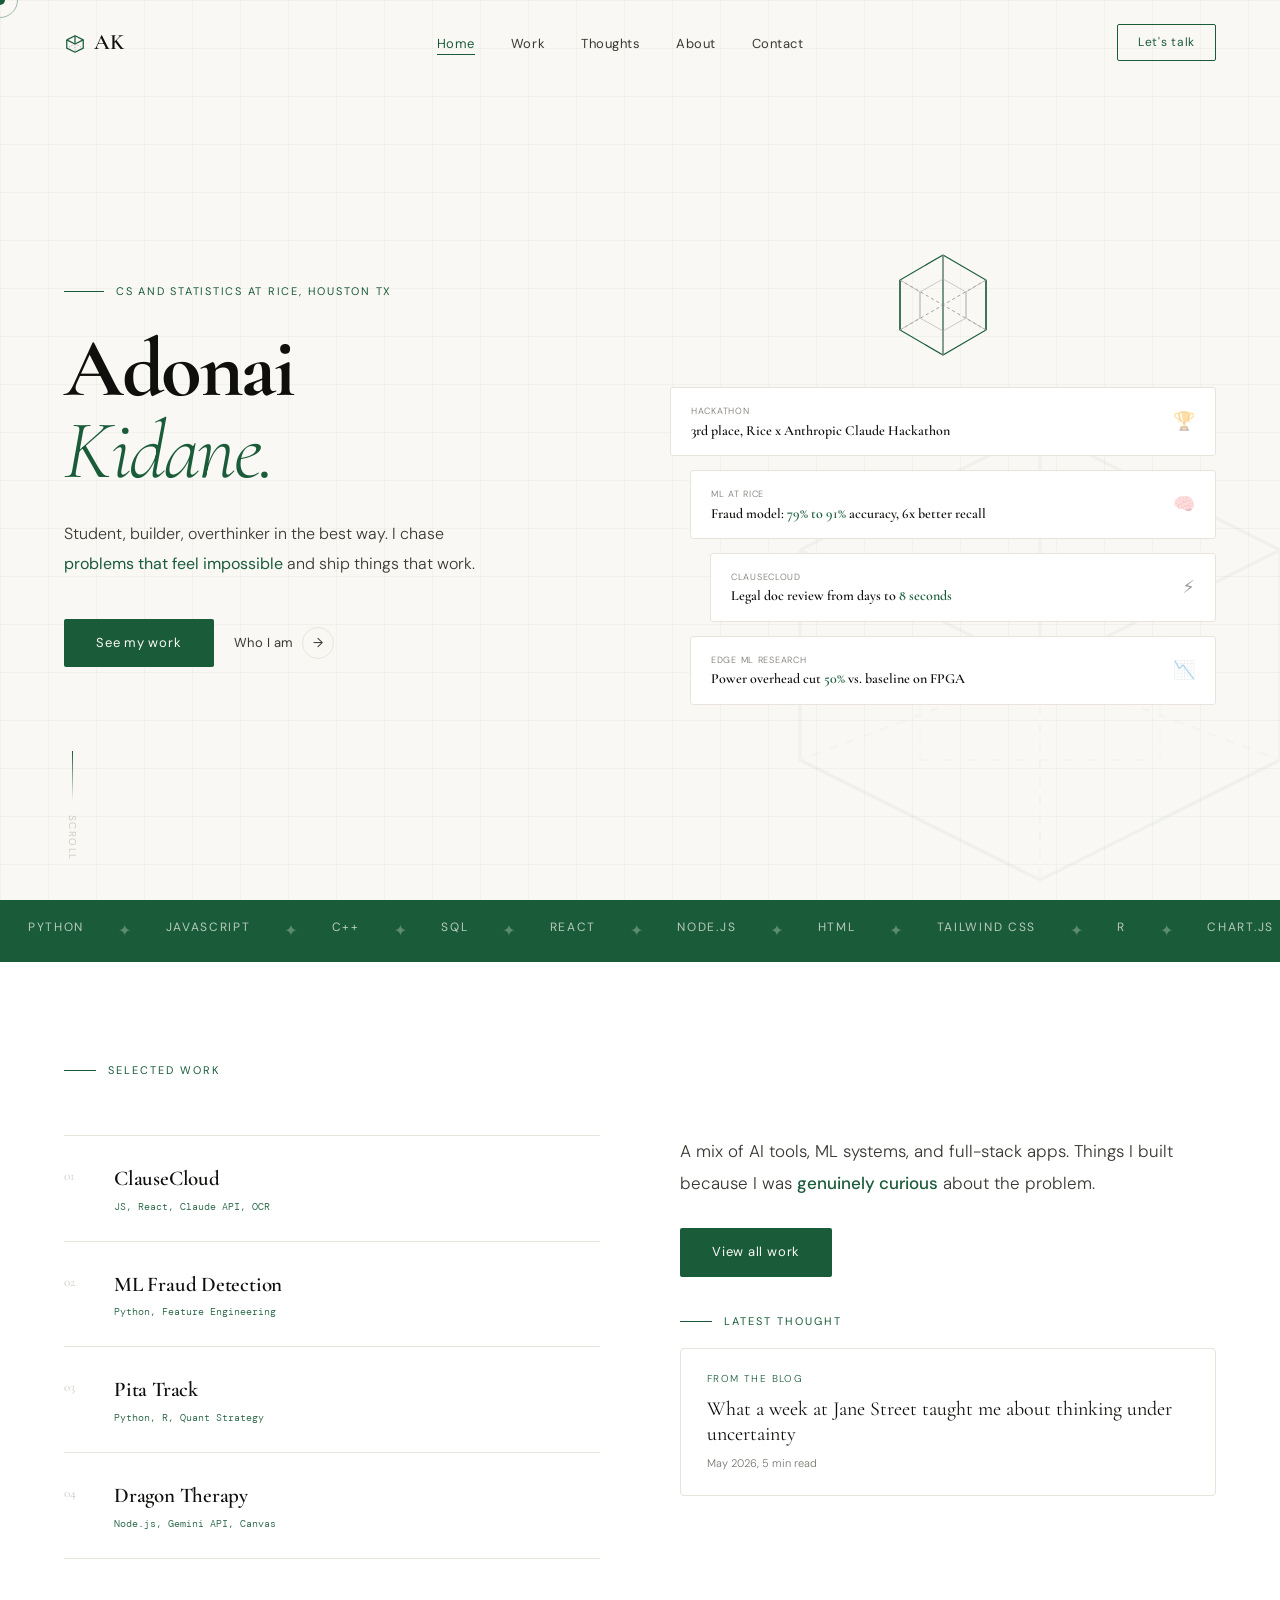
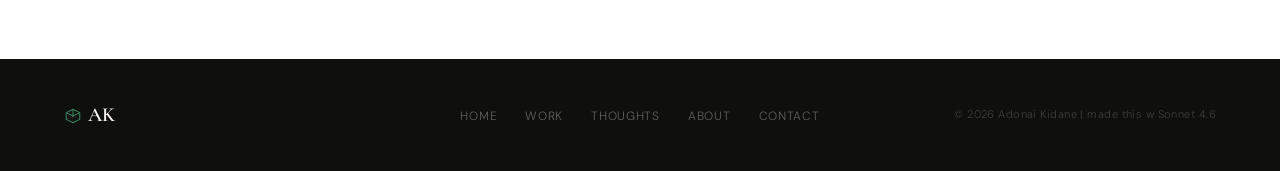
<file: index.html>
<!DOCTYPE html>
<html lang="en">
<head>
<meta charset="UTF-8">
<meta name="viewport" content="width=device-width, initial-scale=1.0">
<title>Adonai Kidane</title>
<link rel="icon" type="image/svg+xml" href="images/favicon.svg">
<link rel="stylesheet" href="css/style.css">
<style>
  #hero {
    min-height: 100vh;
    display: grid; grid-template-columns: 1fr 1fr;
    align-items: center;
    padding: 130px var(--pad) 80px; gap: 60px;
    position: relative; overflow: hidden;
  }
  @media (max-width: 768px) {
    #hero { grid-template-columns: 1fr; padding: 110px var(--pad) 60px; }
    .hero-right { display: none; }
  }

  /* Subtle background cube grid texture */
  #hero::before {
    content: '';
    position: absolute; inset: 0;
    background-image:
      linear-gradient(rgba(26,92,58,.04) 1px, transparent 1px),
      linear-gradient(90deg, rgba(26,92,58,.04) 1px, transparent 1px);
    background-size: 48px 48px;
    pointer-events: none; z-index: 0;
  }

  .hero-bg-cube {
    position: absolute; bottom: -40px; right: -60px;
    opacity: .04; pointer-events: none; z-index: 0;
    animation: floatCube 10s ease-in-out infinite;
  }
  @keyframes floatCube {
    0%,100% { transform: translateY(0) rotate(0deg); }
    50% { transform: translateY(-24px) rotate(3deg); }
  }

  .hero-left { position: relative; z-index: 1; }
  .hero-eyebrow {
    display: flex; align-items: center; gap: 12px;
    font-size: 11px; letter-spacing: .16em; text-transform: uppercase;
    color: var(--green); font-weight: 400; margin-bottom: 28px;
    opacity: 0; animation: fadeUp .8s ease .2s forwards;
  }
  .hero-eyebrow-line { width: 40px; height: 1px; background: var(--green); }
  .hero-h1 {
    font-family: var(--serif);
    font-size: clamp(58px, 6.5vw, 92px);
    font-weight: 300; line-height: .98; letter-spacing: -.03em; color: var(--ink);
    margin-bottom: 28px;
    opacity: 0; animation: fadeUp .9s ease .35s forwards;
  }
  .hero-h1 em { font-style: italic; color: var(--green); display: block; }
  .hero-h1 strong { font-weight: 700; display: block; }
  .hero-desc {
    font-size: 16px; font-weight: 300; color: var(--ink-soft);
    line-height: 1.85; max-width: 420px; margin-bottom: 40px;
    opacity: 0; animation: fadeUp .9s ease .5s forwards;
  }
  .hero-desc mark { background: none; color: var(--green); font-weight: 400; }
  .hero-actions {
    display: flex; gap: 20px; align-items: center; flex-wrap: wrap;
    opacity: 0; animation: fadeUp .9s ease .65s forwards;
  }

  /* RIGHT SIDE: animated cube + stat cards */
  .hero-right {
    position: relative; z-index: 1;
    display: flex; flex-direction: column; gap: 14px;
    opacity: 0; animation: fadeLeft .9s ease .55s forwards;
  }

  /* Animated wireframe cube */
  .cube-container {
    display: flex; justify-content: center; margin-bottom: 8px;
  }
  .cube-svg { overflow: visible; }
  .cube-svg .outer { stroke: var(--green); stroke-width: 1.2; fill: none; }
  .cube-svg .inner { stroke: #888; stroke-width: .8; fill: none; stroke-dasharray: 3 3; }
  .cube-svg .connector { stroke: #aaa; stroke-width: .6; fill: none; }
  .cube-rotate { animation: spinCube 18s linear infinite; transform-origin: 50% 50%; }
  @keyframes spinCube {
    from { transform: rotateY(0deg); }
    to { transform: rotateY(360deg); }
  }

  .stat-card {
    background: white; border: 1px solid var(--rule); border-radius: 3px;
    padding: 16px 20px; display: flex; justify-content: space-between; align-items: center;
    transition: border-color .3s, transform .25s;
    position: relative; overflow: hidden;
  }
  .stat-card::before {
    content: ''; position: absolute; left: 0; top: 0; bottom: 0;
    width: 3px; background: var(--green);
    transform: scaleY(0); transform-origin: bottom;
    transition: transform .3s ease;
  }
  .stat-card:hover::before { transform: scaleY(1); }
  .stat-card:hover { border-color: var(--green); transform: translateX(6px); }
  .stat-card:nth-child(3) { margin-left: 20px; }
  .stat-card:nth-child(4) { margin-left: 40px; }
  .stat-card:nth-child(5) { margin-left: 20px; }
  .stat-label-top { font-size: 9px; color: var(--ink-muted); letter-spacing: .08em; text-transform: uppercase; margin-bottom: 3px; }
  .stat-statement { font-family: var(--serif); font-size: 14px; font-weight: 600; color: var(--ink); line-height: 1.25; }
  .stat-statement em { font-style: normal; color: var(--green); }
  .stat-icon { font-size: 18px; opacity: .4; flex-shrink: 0; margin-left: 10px; }

  .hero-scroll {
    position: absolute; bottom: 40px; left: var(--pad);
    display: flex; align-items: center; gap: 14px;
    font-size: 10px; letter-spacing: .14em; text-transform: uppercase; color: var(--ink-faint);
    opacity: 0; animation: fadeUp .9s ease 1.1s forwards; writing-mode: vertical-rl;
  }
  .scroll-bar { width: 1px; height: 50px; background: linear-gradient(to bottom, var(--green), transparent); animation: scrollP 2s ease-in-out infinite; }
  @keyframes scrollP { 0%,100%{opacity:.3;}50%{opacity:1;} }

  /* Teaser section */
  #teaser { padding: 100px var(--pad); background: white; }
  @media (max-width: 768px) { #teaser { padding: 60px var(--pad); } }
  .teaser-grid { display: grid; grid-template-columns: 1fr 1fr; gap: 80px; align-items: start; margin-top: 56px; }
  @media (max-width: 768px) { .teaser-grid { grid-template-columns: 1fr; gap: 48px; } }
  .teaser-proj {
    display: flex; gap: 22px; align-items: flex-start;
    padding: 26px 0; border-bottom: 1px solid var(--rule);
    text-decoration: none; color: inherit; transition: padding-left .25s;
  }
  .teaser-proj:first-child { border-top: 1px solid var(--rule); }
  .teaser-proj:hover { padding-left: 10px; }
  .teaser-proj-num { font-family: var(--serif); font-size: 13px; color: var(--ink-faint); padding-top: 4px; min-width: 28px; }
  .teaser-proj-title { font-family: var(--serif); font-size: 21px; font-weight: 600; color: var(--ink); margin-bottom: 3px; letter-spacing: -.01em; transition: color .25s; }
  .teaser-proj:hover .teaser-proj-title { color: var(--green); }
  .teaser-proj-tag { font-size: 10px; color: var(--green); font-family: var(--mono); }
  .teaser-intro { font-size: 17px; color: var(--ink-soft); line-height: 1.9; font-weight: 300; margin-bottom: 28px; }
  .teaser-intro strong { color: var(--green); font-weight: 500; }
  .thought-teaser {
    margin-top: 16px; border: 1px solid var(--rule); border-radius: 4px; padding: 22px 26px;
    text-decoration: none; color: inherit; display: block; transition: border-color .25s, transform .2s;
  }
  .thought-teaser:hover { border-color: var(--green); transform: translateY(-4px); }
  .thought-teaser-label { font-size: 10px; letter-spacing: .14em; text-transform: uppercase; color: var(--green); margin-bottom: 10px; }
  .thought-teaser-title { font-family: var(--serif); font-size: 20px; font-weight: 400; color: var(--ink); line-height: 1.25; margin-bottom: 8px; }
  .thought-teaser-date { font-size: 11px; color: var(--ink-muted); }

  @keyframes fadeUp { from{opacity:0;transform:translateY(28px);}to{opacity:1;transform:translateY(0);} }
  @keyframes fadeLeft { from{opacity:0;transform:translateX(28px);}to{opacity:1;transform:translateX(0);} }
</style>
</head>
<body>
<div id="cursor"></div>
<div id="cursor-ring"></div>

<nav>
  <a class="nav-logo" href="index.html">
    <!-- Inline cube icon in nav -->
    <svg width="22" height="22" viewBox="0 0 32 32" fill="none" style="vertical-align:middle; margin-right:8px; margin-bottom:2px;">
      <polyline points="4,10 16,4 28,10 28,22 16,28 4,22 4,10" stroke="#1a5c3a" stroke-width="1.8" stroke-linejoin="round" fill="none"/>
      <line x1="16" y1="4" x2="16" y2="16" stroke="#1a5c3a" stroke-width="1.8"/>
      <line x1="4" y1="10" x2="16" y2="16" stroke="#1a5c3a" stroke-width="1.8"/>
      <line x1="28" y1="10" x2="16" y2="16" stroke="#1a5c3a" stroke-width="1.8"/>
      <line x1="16" y1="16" x2="16" y2="28" stroke="#888" stroke-width="1" stroke-dasharray="2 2"/>
      <line x1="16" y1="16" x2="4" y2="22" stroke="#888" stroke-width="1" stroke-dasharray="2 2"/>
      <line x1="16" y1="16" x2="28" y2="22" stroke="#888" stroke-width="1" stroke-dasharray="2 2"/>
    </svg>AK
  </a>
  <ul class="nav-links">
    <li><a href="index.html">Home</a></li>
    <li><a href="pages/work.html">Work</a></li>
    <li><a href="pages/thoughts.html">Thoughts</a></li>
    <li><a href="pages/about.html">About</a></li>
    <li><a href="pages/contact.html">Contact</a></li>
  </ul>
  <a class="nav-cta" href="pages/contact.html">Let's talk</a>
</nav>

<section id="hero">
  <!-- Background texture cube -->
  <svg class="hero-bg-cube" width="600" height="600" viewBox="0 0 200 200" fill="none">
    <polyline points="20,70 100,30 180,70 180,140 100,180 20,140 20,70" stroke="#1a5c3a" stroke-width="1" stroke-linejoin="round"/>
    <line x1="100" y1="30" x2="100" y2="110" stroke="#1a5c3a" stroke-width="1"/>
    <line x1="20" y1="70" x2="100" y2="110" stroke="#1a5c3a" stroke-width="1"/>
    <line x1="180" y1="70" x2="100" y2="110" stroke="#1a5c3a" stroke-width="1"/>
    <line x1="100" y1="110" x2="100" y2="180" stroke="#888" stroke-width=".6" stroke-dasharray="3 3"/>
    <line x1="100" y1="110" x2="20" y2="140" stroke="#888" stroke-width=".6" stroke-dasharray="3 3"/>
    <line x1="100" y1="110" x2="180" y2="140" stroke="#888" stroke-width=".6" stroke-dasharray="3 3"/>
    <!-- inner tesseract lines -->
    <line x1="60" y1="90" x2="140" y2="90" stroke="#1a5c3a" stroke-width=".5" stroke-dasharray="4 4" opacity=".4"/>
    <line x1="60" y1="90" x2="60" y2="140" stroke="#1a5c3a" stroke-width=".5" stroke-dasharray="4 4" opacity=".4"/>
    <line x1="140" y1="90" x2="140" y2="140" stroke="#1a5c3a" stroke-width=".5" stroke-dasharray="4 4" opacity=".4"/>
    <line x1="60" y1="140" x2="140" y2="140" stroke="#1a5c3a" stroke-width=".5" stroke-dasharray="4 4" opacity=".4"/>
  </svg>

  <div class="hero-left">
    <div class="hero-eyebrow">
      <span class="hero-eyebrow-line"></span>
      CS and Statistics at Rice, Houston TX
    </div>
    <h1 class="hero-h1">
      <strong>Adonai</strong>
      <em>Kidane.</em>
    </h1>
    <p class="hero-desc">
      Student, builder, overthinker in the best way. I chase <mark>problems that feel impossible</mark> and ship things that work.
    </p>
    <div class="hero-actions">
      <a class="btn-primary" href="pages/work.html">See my work</a>
      <a class="btn-ghost" href="pages/about.html">
        Who I am
        <span class="btn-ghost-arrow">→</span>
      </a>
    </div>
  </div>

  <div class="hero-right">
    <!-- Animated wireframe cube -->
    <div class="cube-container">
      <svg class="cube-svg" width="140" height="120" viewBox="-70 -60 140 120">
        <g class="cube-rotate">
          <!-- Outer cube edges (isometric wireframe) -->
          <!-- Top face -->
          <polyline class="outer" points="0,-50 43,-25 43,25 0,50 -43,25 -43,-25 0,-50"/>
          <!-- Verticals -->
          <line class="outer" x1="43" y1="-25" x2="43" y2="25"/>
          <line class="outer" x1="-43" y1="-25" x2="-43" y2="25"/>
          <line class="outer" x1="0" y1="-50" x2="0" y2="50"/>
          <!-- Center hub lines -->
          <line class="inner" x1="0" y1="-50" x2="0" y2="0"/>
          <line class="inner" x1="43" y1="-25" x2="0" y2="0"/>
          <line class="inner" x1="-43" y1="-25" x2="0" y2="0"/>
          <line class="inner" x1="43" y1="25" x2="0" y2="0"/>
          <line class="inner" x1="-43" y1="25" x2="0" y2="0"/>
          <line class="inner" x1="0" y1="50" x2="0" y2="0"/>
          <!-- Inner cube (tesseract-like) -->
          <polyline class="connector" points="0,-26 23,-13 23,13 0,26 -23,13 -23,-13 0,-26"/>
          <line class="connector" x1="23" y1="-13" x2="23" y2="13"/>
          <line class="connector" x1="-23" y1="-13" x2="-23" y2="13"/>
          <!-- Connect inner to outer corners -->
          <line class="connector" x1="0" y1="-50" x2="0" y2="-26"/>
          <line class="connector" x1="43" y1="-25" x2="23" y2="-13"/>
          <line class="connector" x1="-43" y1="-25" x2="-23" y2="-13"/>
          <line class="connector" x1="43" y1="25" x2="23" y2="13"/>
          <line class="connector" x1="-43" y1="25" x2="-23" y2="13"/>
          <line class="connector" x1="0" y1="50" x2="0" y2="26"/>
        </g>
      </svg>
    </div>

    <div class="stat-card">
      <div>
        <div class="stat-label-top">Hackathon</div>
        <div class="stat-statement">3rd place, Rice x Anthropic Claude Hackathon</div>
      </div>
      <div class="stat-icon">🏆</div>
    </div>
    <div class="stat-card">
      <div>
        <div class="stat-label-top">ML at Rice</div>
        <div class="stat-statement">Fraud model: <em>79% to 91%</em> accuracy, 6x better recall</div>
      </div>
      <div class="stat-icon">🧠</div>
    </div>
    <div class="stat-card">
      <div>
        <div class="stat-label-top">ClauseCloud</div>
        <div class="stat-statement">Legal doc review from days to <em>8 seconds</em></div>
      </div>
      <div class="stat-icon">⚡</div>
    </div>
    <div class="stat-card">
      <div>
        <div class="stat-label-top">Edge ML Research</div>
        <div class="stat-statement">Power overhead cut <em>50%</em> vs. baseline on FPGA</div>
      </div>
      <div class="stat-icon">📉</div>
    </div>
  </div>

  <div class="hero-scroll"><div class="scroll-bar"></div>scroll</div>
</section>

<div class="marquee-wrap" aria-hidden="true">
  <div class="marquee-inner">
    <span class="marquee-item">Python</span><span class="marquee-dot">✦</span>
    <span class="marquee-item">JavaScript</span><span class="marquee-dot">✦</span>
    <span class="marquee-item">C++</span><span class="marquee-dot">✦</span>
    <span class="marquee-item">SQL</span><span class="marquee-dot">✦</span>
    <span class="marquee-item">React</span><span class="marquee-dot">✦</span>
    <span class="marquee-item">Node.js</span><span class="marquee-dot">✦</span>
    <span class="marquee-item">HTML</span><span class="marquee-dot">✦</span>
    <span class="marquee-item">Tailwind CSS</span><span class="marquee-dot">✦</span>
    <span class="marquee-item">R</span><span class="marquee-dot">✦</span>
    <span class="marquee-item">Chart.js</span><span class="marquee-dot">✦</span>
    <span class="marquee-item">Express.js</span><span class="marquee-dot">✦</span>
    <span class="marquee-item">Git</span><span class="marquee-dot">✦</span>
    <span class="marquee-item">Docker</span><span class="marquee-dot">✦</span>
    <span class="marquee-item">Vercel</span><span class="marquee-dot">✦</span>
    <span class="marquee-item">Arduino</span><span class="marquee-dot">✦</span>
    <span class="marquee-item">Fusion 360</span><span class="marquee-dot">✦</span>
    <span class="marquee-item">VS Code</span><span class="marquee-dot">✦</span>
    <span class="marquee-item">Python</span><span class="marquee-dot">✦</span>
    <span class="marquee-item">JavaScript</span><span class="marquee-dot">✦</span>
    <span class="marquee-item">C++</span><span class="marquee-dot">✦</span>
    <span class="marquee-item">SQL</span><span class="marquee-dot">✦</span>
    <span class="marquee-item">React</span><span class="marquee-dot">✦</span>
    <span class="marquee-item">Node.js</span><span class="marquee-dot">✦</span>
    <span class="marquee-item">HTML</span><span class="marquee-dot">✦</span>
    <span class="marquee-item">Tailwind CSS</span><span class="marquee-dot">✦</span>
    <span class="marquee-item">R</span><span class="marquee-dot">✦</span>
    <span class="marquee-item">Chart.js</span><span class="marquee-dot">✦</span>
    <span class="marquee-item">Express.js</span><span class="marquee-dot">✦</span>
    <span class="marquee-item">Git</span><span class="marquee-dot">✦</span>
    <span class="marquee-item">Docker</span><span class="marquee-dot">✦</span>
    <span class="marquee-item">Vercel</span><span class="marquee-dot">✦</span>
    <span class="marquee-item">Arduino</span><span class="marquee-dot">✦</span>
    <span class="marquee-item">Fusion 360</span><span class="marquee-dot">✦</span>
    <span class="marquee-item">VS Code</span><span class="marquee-dot">✦</span>
  </div>
</div>

<section id="teaser">
  <div class="section-tag reveal"><span class="section-tag-line"></span>Selected work</div>
  <div class="teaser-grid">
    <div>
      <a class="teaser-proj reveal reveal-delay-1" href="pages/work.html">
        <span class="teaser-proj-num">01</span>
        <div><div class="teaser-proj-title">ClauseCloud</div><div class="teaser-proj-tag">JS, React, Claude API, OCR</div></div>
      </a>
      <a class="teaser-proj reveal reveal-delay-2" href="pages/work.html">
        <span class="teaser-proj-num">02</span>
        <div><div class="teaser-proj-title">ML Fraud Detection</div><div class="teaser-proj-tag">Python, Feature Engineering</div></div>
      </a>
      <a class="teaser-proj reveal reveal-delay-3" href="pages/work.html">
        <span class="teaser-proj-num">03</span>
        <div><div class="teaser-proj-title">Pita Track</div><div class="teaser-proj-tag">Python, R, Quant Strategy</div></div>
      </a>
      <a class="teaser-proj reveal reveal-delay-4" href="pages/work.html">
        <span class="teaser-proj-num">04</span>
        <div><div class="teaser-proj-title">Dragon Therapy</div><div class="teaser-proj-tag">Node.js, Gemini API, Canvas</div></div>
      </a>
    </div>
    <div class="reveal reveal-delay-2">
      <p class="teaser-intro">
        A mix of AI tools, ML systems, and full-stack apps. Things I built because I was <strong>genuinely curious</strong> about the problem.
      </p>
      <a class="btn-primary" href="pages/work.html" style="display:inline-block; margin-bottom:36px;">View all work</a>
      <div class="section-tag"><span class="section-tag-line"></span>Latest thought</div>
      <a class="thought-teaser" href="pages/thoughts.html">
        <div class="thought-teaser-label">From the blog</div>
        <div class="thought-teaser-title">What a week at Jane Street taught me about thinking under uncertainty</div>
        <div class="thought-teaser-date">May 2026, 5 min read</div>
      </a>
    </div>
  </div>
</section>

<footer>
  <a class="footer-logo" href="index.html">
    <svg width="18" height="18" viewBox="0 0 32 32" fill="none" style="vertical-align:middle;margin-right:6px;margin-bottom:2px;">
      <polyline points="4,10 16,4 28,10 28,22 16,28 4,22 4,10" stroke="#3a8a62" stroke-width="1.8" stroke-linejoin="round" fill="none"/>
      <line x1="16" y1="4" x2="16" y2="16" stroke="#3a8a62" stroke-width="1.8"/>
      <line x1="4" y1="10" x2="16" y2="16" stroke="#3a8a62" stroke-width="1.8"/>
      <line x1="28" y1="10" x2="16" y2="16" stroke="#3a8a62" stroke-width="1.8"/>
      <line x1="16" y1="16" x2="16" y2="28" stroke="#666" stroke-width=".9" stroke-dasharray="2 2"/>
      <line x1="16" y1="16" x2="4" y2="22" stroke="#666" stroke-width=".9" stroke-dasharray="2 2"/>
      <line x1="16" y1="16" x2="28" y2="22" stroke="#666" stroke-width=".9" stroke-dasharray="2 2"/>
    </svg>AK
  </a>
  <ul class="footer-links">
    <li><a href="index.html">Home</a></li>
    <li><a href="pages/work.html">Work</a></li>
    <li><a href="pages/thoughts.html">Thoughts</a></li>
    <li><a href="pages/about.html">About</a></li>
    <li><a href="pages/contact.html">Contact</a></li>
  </ul>
  <span class="footer-copy">© 2026 Adonai Kidane | made this w Sonnet 4.6</span>
</footer>
<script src="js/shared.js"></script>
</body>
</html>
</file>
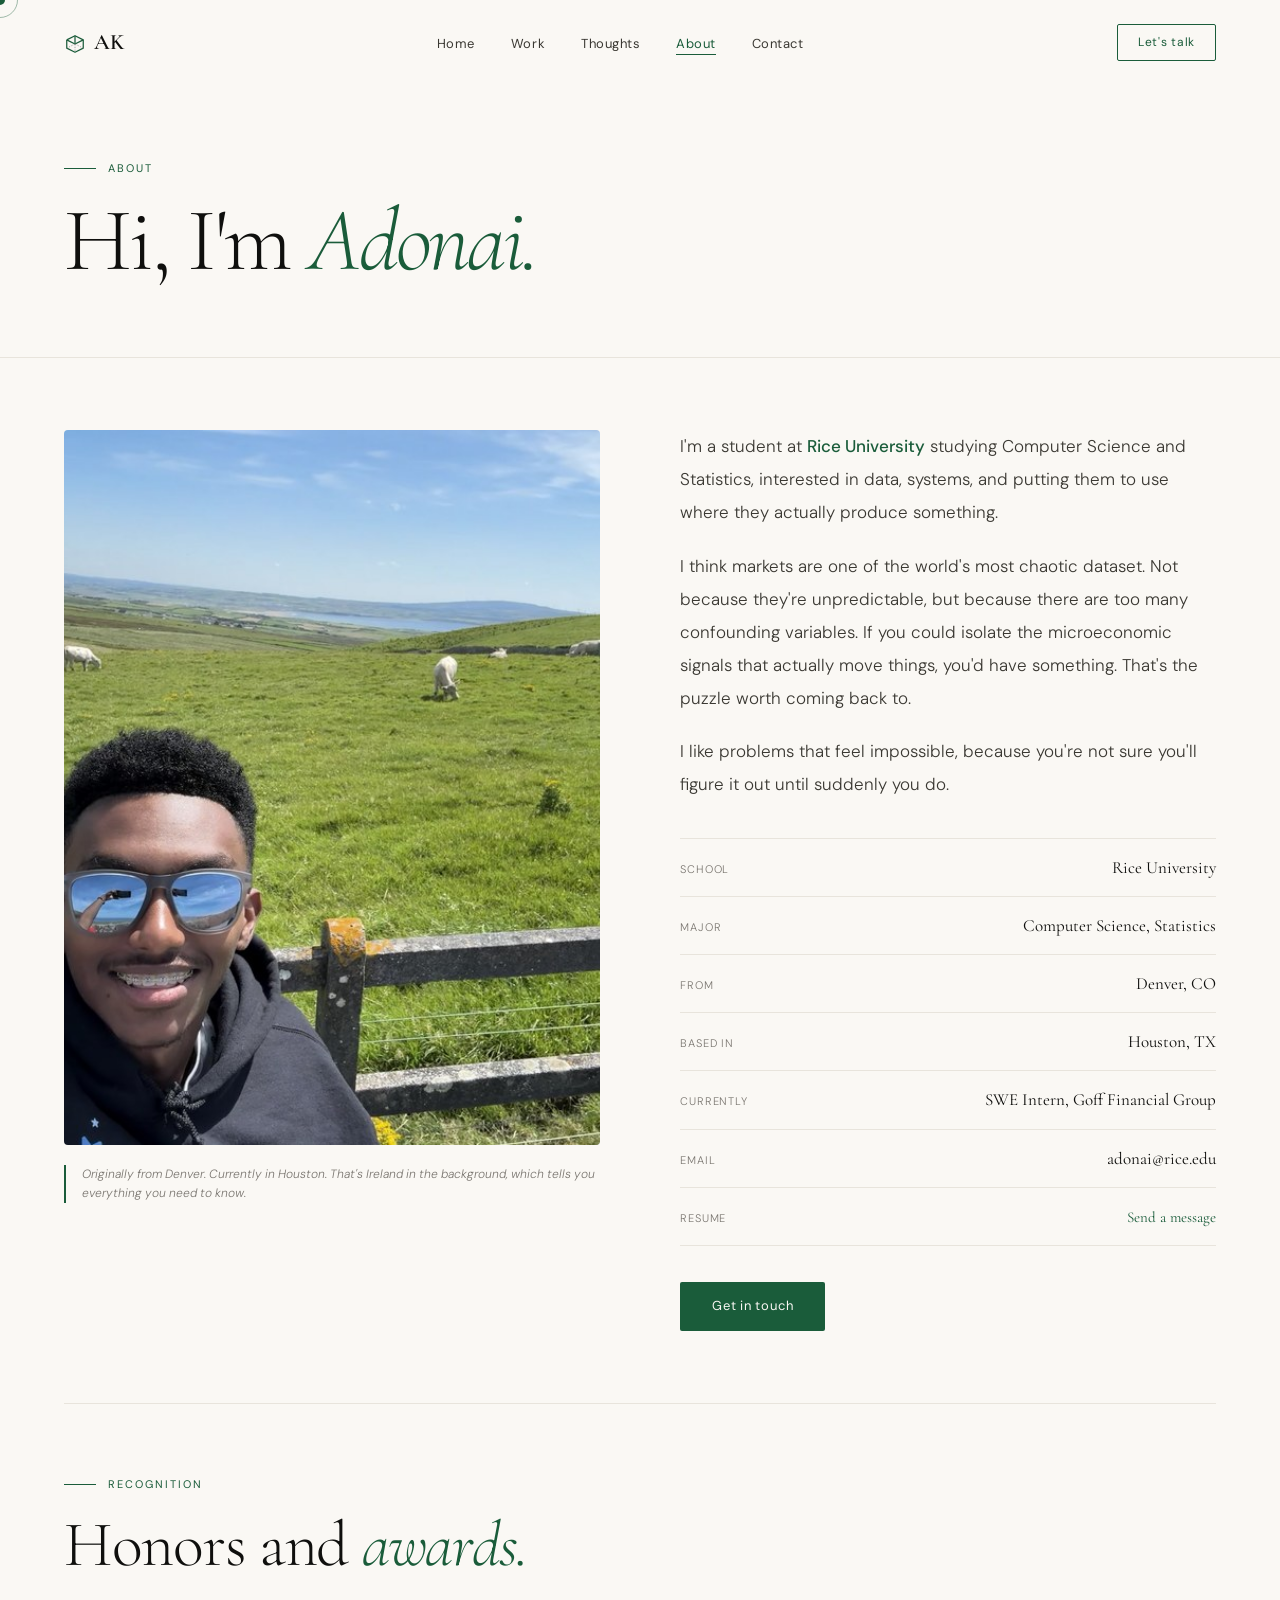
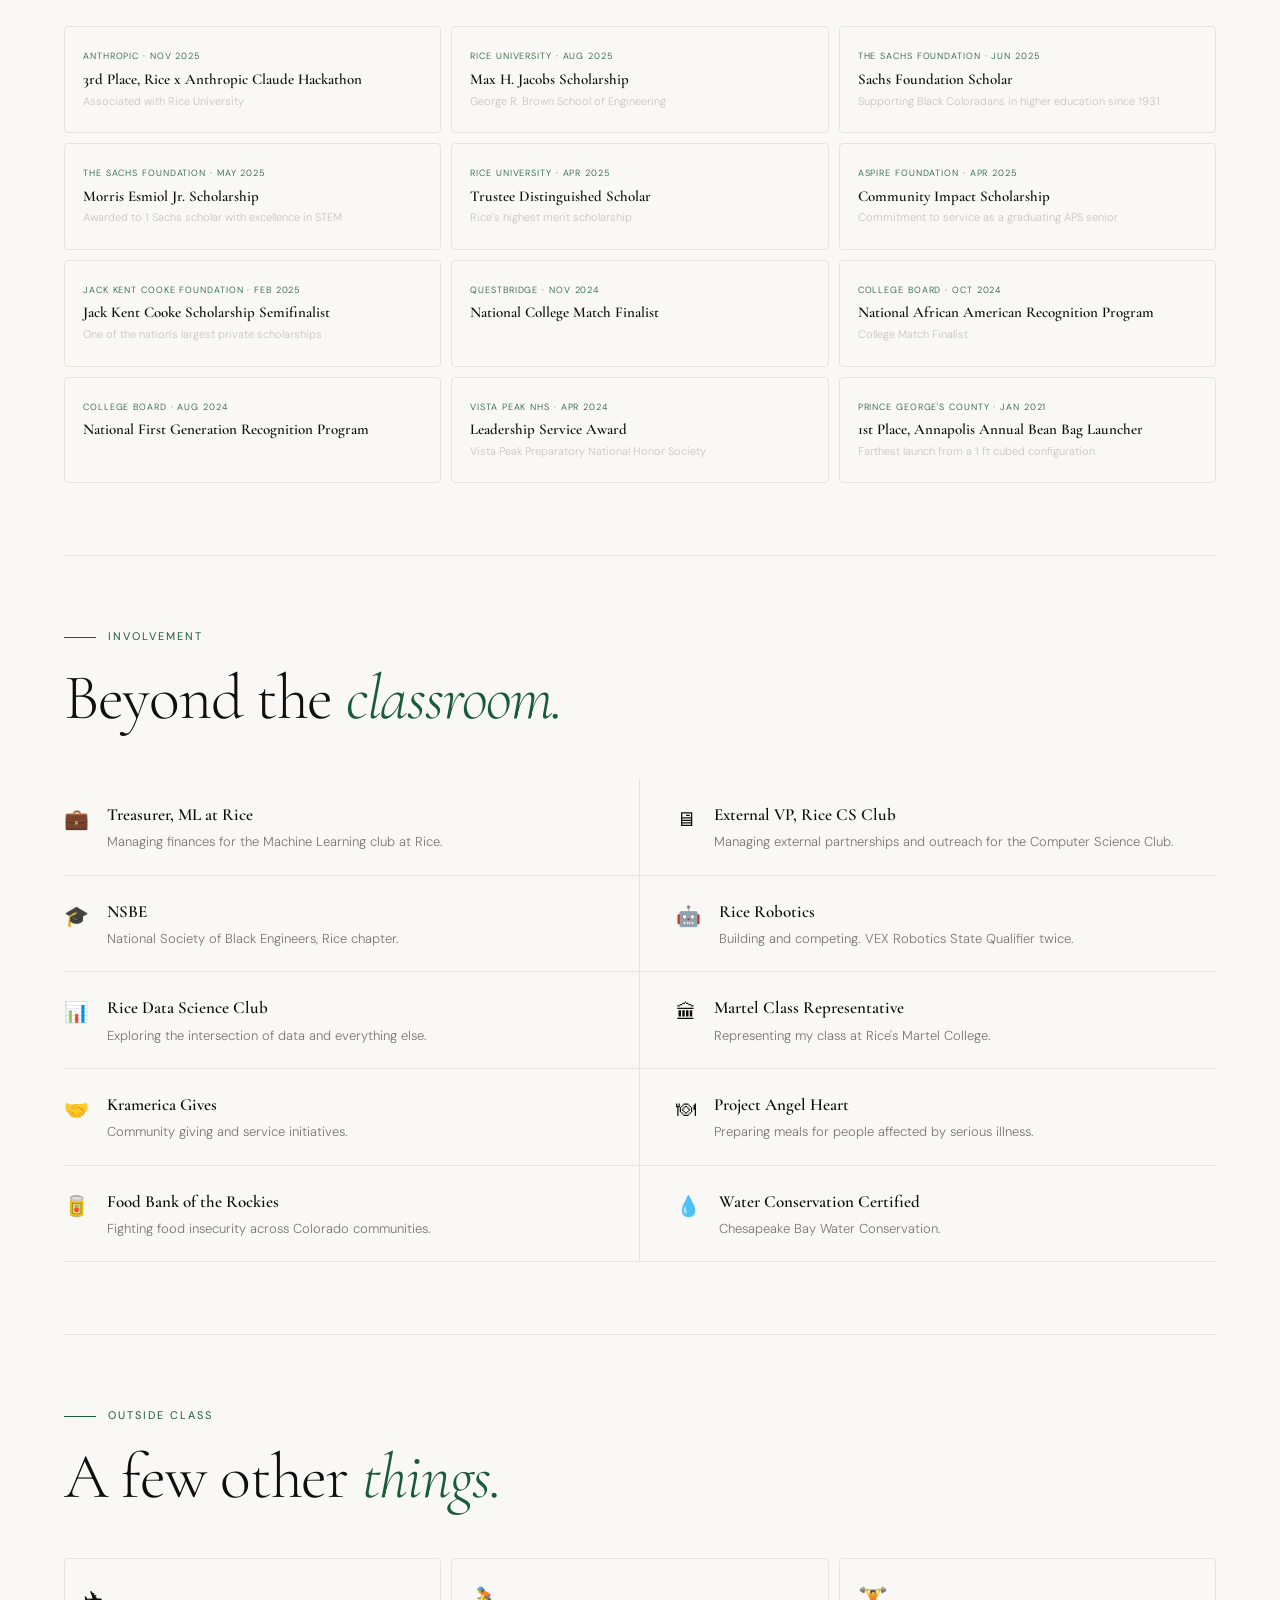
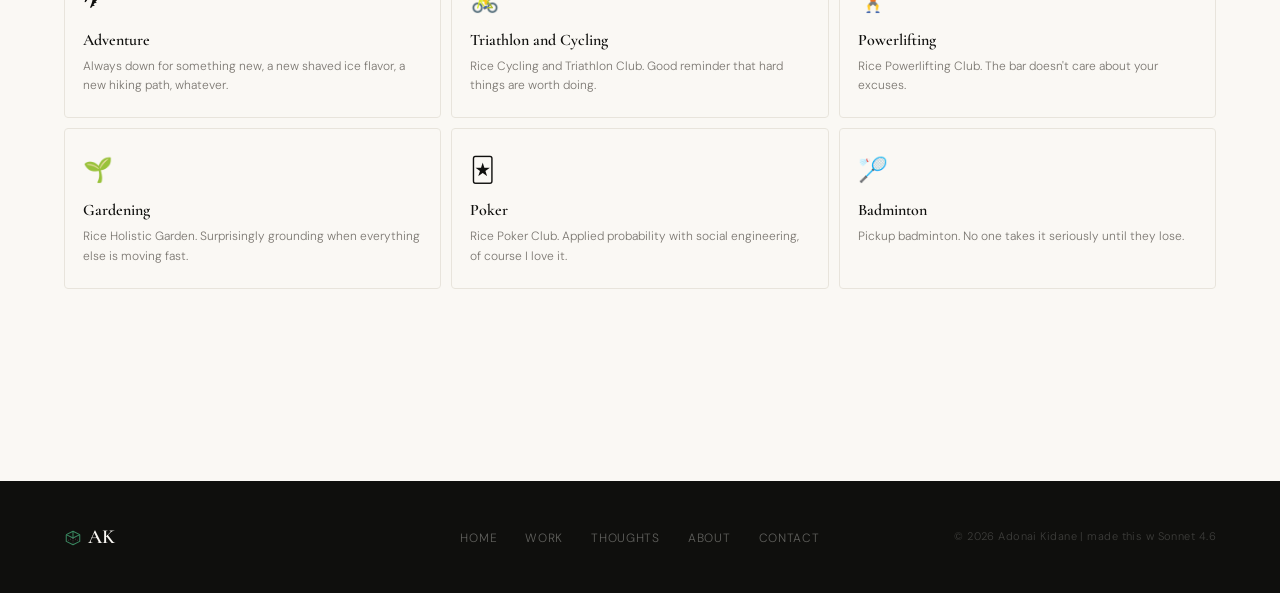
<file: pages/about.html>
<!DOCTYPE html>
<html lang="en">
<head>
<meta charset="UTF-8">
<meta name="viewport" content="width=device-width, initial-scale=1.0">
<title>About, Adonai Kidane</title>
<link rel="icon" type="image/svg+xml" href="../images/favicon.svg">
<link rel="stylesheet" href="../css/style.css">
<style>
  .about-page { padding: 0 var(--pad) 120px; }
  .about-grid { display: grid; grid-template-columns: 1fr 1fr; gap: 80px; align-items: start; padding: 72px 0; border-bottom: 1px solid var(--rule); }
  @media (max-width: 768px) { .about-grid { grid-template-columns: 1fr; gap: 40px; } }
  .about-photo-wrap { position: sticky; top: 100px; }
  .about-photo { width: 100%; aspect-ratio: 3/4; border-radius: 4px; overflow: hidden; margin-bottom: 20px; background: #e8f2ec; }
  .about-photo img { width: 100%; height: 100%; object-fit: cover; object-position: center top; }
  .about-photo-caption { font-size: 12px; color: var(--ink-muted); line-height: 1.6; font-style: italic; padding-left: 16px; border-left: 2px solid var(--green); }
  .about-body { font-size: 17px; color: var(--ink-soft); line-height: 1.95; font-weight: 300; margin-bottom: 20px; }
  .about-body strong { color: var(--green); font-weight: 500; }
  .about-facts { margin: 36px 0; }
  .fact-row { display: flex; justify-content: space-between; align-items: baseline; padding: 15px 0; border-bottom: 1px solid var(--rule); transition: padding-left .2s; }
  .fact-row:first-child { border-top: 1px solid var(--rule); }
  .fact-row:hover { padding-left: 8px; }
  .fact-key { font-size: 11px; color: var(--ink-muted); letter-spacing: .08em; text-transform: uppercase; }
  .fact-val { font-family: var(--serif); font-size: 17px; font-weight: 400; color: var(--ink); text-align: right; }
  .honors-section { padding: 72px 0; border-bottom: 1px solid var(--rule); }
  .honors-grid { display: grid; grid-template-columns: repeat(3, 1fr); gap: 10px; margin-top: 48px; }
  @media (max-width: 768px) { .honors-grid { grid-template-columns: 1fr 1fr; } }
  @media (max-width: 480px) { .honors-grid { grid-template-columns: 1fr; } }
  .honor-card { border: 1px solid var(--rule); border-radius: 4px; padding: 22px 18px; transition: border-color .25s, transform .2s; }
  .honor-card:hover { border-color: var(--green); transform: translateY(-4px); }
  .honor-issuer { font-size: 9px; letter-spacing: .1em; text-transform: uppercase; color: var(--green); margin-bottom: 6px; }
  .honor-title { font-family: var(--serif); font-size: 15px; font-weight: 600; color: var(--ink); margin-bottom: 4px; line-height: 1.25; }
  .honor-date { font-size: 11px; color: var(--ink-faint); }
  .involve-section { padding: 72px 0; border-bottom: 1px solid var(--rule); }
  .involve-grid { display: grid; grid-template-columns: repeat(2, 1fr); gap: 0; margin-top: 48px; }
  @media (max-width: 640px) { .involve-grid { grid-template-columns: 1fr; } }
  .involve-item { padding: 22px 0; border-bottom: 1px solid var(--rule); display: flex; gap: 18px; align-items: flex-start; }
  .involve-item:nth-child(odd) { padding-right: 36px; border-right: 1px solid var(--rule); }
  .involve-item:nth-child(even) { padding-left: 36px; }
  @media (max-width: 640px) { .involve-item:nth-child(odd), .involve-item:nth-child(even) { padding-right: 0; padding-left: 0; border-right: none; } }
  .involve-icon { font-size: 20px; flex-shrink: 0; margin-top: 2px; }
  .involve-title { font-family: var(--serif); font-size: 17px; font-weight: 600; color: var(--ink); margin-bottom: 3px; }
  .involve-desc { font-size: 13px; color: var(--ink-muted); line-height: 1.65; font-weight: 300; }
  .outside-section { padding: 72px 0; }
  .outside-grid { display: grid; grid-template-columns: repeat(3, 1fr); gap: 10px; margin-top: 48px; }
  @media (max-width: 768px) { .outside-grid { grid-template-columns: 1fr 1fr; } }
  .outside-card { border: 1px solid var(--rule); border-radius: 4px; padding: 22px 18px; transition: border-color .25s, transform .2s; }
  .outside-card:hover { border-color: var(--green); transform: translateY(-4px); }
  .outside-icon { font-size: 24px; margin-bottom: 8px; }
  .outside-title { font-family: var(--serif); font-size: 16px; font-weight: 600; color: var(--ink); margin-bottom: 4px; }
  .outside-desc { font-size: 12px; color: var(--ink-muted); line-height: 1.6; font-weight: 300; }
</style>
</head>
<body>
<div id="cursor"></div>
<div id="cursor-ring"></div>
<nav>
  <a class="nav-logo" href="../index.html"><svg width="22" height="22" viewBox="0 0 32 32" fill="none" style="vertical-align:middle;margin-right:8px;margin-bottom:2px;"><polyline points="4,10 16,4 28,10 28,22 16,28 4,22 4,10" stroke="#1a5c3a" stroke-width="1.8" stroke-linejoin="round" fill="none"></polyline><line x1="16" y1="4" x2="16" y2="16" stroke="#1a5c3a" stroke-width="1.8"></line><line x1="4" y1="10" x2="16" y2="16" stroke="#1a5c3a" stroke-width="1.8"></line><line x1="28" y1="10" x2="16" y2="16" stroke="#1a5c3a" stroke-width="1.8"></line><line x1="16" y1="16" x2="16" y2="28" stroke="#888" stroke-width="1" stroke-dasharray="2 2"></line><line x1="16" y1="16" x2="4" y2="22" stroke="#888" stroke-width="1" stroke-dasharray="2 2"></line><line x1="16" y1="16" x2="28" y2="22" stroke="#888" stroke-width="1" stroke-dasharray="2 2"></line></svg>AK</a>
  <ul class="nav-links">
    <li><a href="../index.html">Home</a></li>
    <li><a href="work.html">Work</a></li>
    <li><a href="thoughts.html">Thoughts</a></li>
    <li><a href="about.html">About</a></li>
    <li><a href="contact.html">Contact</a></li>
  </ul>
  <a class="nav-cta" href="contact.html">Let's talk</a>
</nav>

<div class="page-hero">
  <div class="section-tag reveal"><span class="section-tag-line"></span>About</div>
  <h1 class="page-hero-h1 reveal reveal-delay-1">Hi, I'm <em>Adonai.</em></h1>
</div>

<div class="about-page">
  <div class="about-grid">
    <div class="about-photo-wrap reveal">
      <div class="about-photo">
        <img src="../images/photo.jpg" alt="Adonai Kidane">
      </div>
      <p class="about-photo-caption">Originally from Denver. Currently in Houston. That's Ireland in the background, which tells you everything you need to know.</p>
    </div>

    <div>
      <p class="about-body reveal">
        I'm a student at <strong>Rice University</strong> studying Computer Science and Statistics, interested in data, systems, and putting them to use where they actually produce something.
      </p>
      <p class="about-body reveal reveal-delay-1">
        I think markets are one of the world's most chaotic dataset. Not because they're unpredictable, but because there are too many confounding variables. If you could isolate the microeconomic signals that actually move things, you'd have something. That's the puzzle worth coming back to.
      </p>
      <p class="about-body reveal reveal-delay-2">
        I like problems that feel impossible, because you're not sure you'll figure it out until suddenly you do.
      </p>

      <div class="about-facts reveal reveal-delay-2">
        <div class="fact-row"><span class="fact-key">School</span><span class="fact-val">Rice University</span></div>
        <div class="fact-row"><span class="fact-key">Major</span><span class="fact-val">Computer Science, Statistics</span></div>
        <div class="fact-row"><span class="fact-key">From</span><span class="fact-val">Denver, CO</span></div>
        <div class="fact-row"><span class="fact-key">Based in</span><span class="fact-val">Houston, TX</span></div>
        <div class="fact-row"><span class="fact-key">Currently</span><span class="fact-val">SWE Intern, Goff Financial Group</span></div>
        <div class="fact-row"><span class="fact-key">Email</span><span class="fact-val">adonai@rice.edu</span></div>
        <div class="fact-row"><span class="fact-key">Resume</span><span class="fact-val"><a href="contact.html" style="color:var(--green);text-decoration:none;font-size:15px;">Send a message</a></span></div>
      </div>

      <a class="btn-primary reveal reveal-delay-3" href="contact.html">Get in touch</a>
    </div>
  </div>

  <div class="honors-section">
    <div class="section-tag reveal"><span class="section-tag-line"></span>Recognition</div>
    <h2 class="section-h2 reveal reveal-delay-1">Honors and <em>awards.</em></h2>
    <div class="honors-grid">
      <div class="honor-card reveal reveal-delay-1">
        <div class="honor-issuer">Anthropic · Nov 2025</div>
        <div class="honor-title">3rd Place, Rice x Anthropic Claude Hackathon</div>
        <div class="honor-date">Associated with Rice University</div>
      </div>
      <div class="honor-card reveal reveal-delay-2">
        <div class="honor-issuer">Rice University · Aug 2025</div>
        <div class="honor-title">Max H. Jacobs Scholarship</div>
        <div class="honor-date">George R. Brown School of Engineering</div>
      </div>
      <div class="honor-card reveal reveal-delay-3">
        <div class="honor-issuer">The Sachs Foundation · Jun 2025</div>
        <div class="honor-title">Sachs Foundation Scholar</div>
        <div class="honor-date">Supporting Black Coloradans in higher education since 1931</div>
      </div>
      <div class="honor-card reveal reveal-delay-1">
        <div class="honor-issuer">The Sachs Foundation · May 2025</div>
        <div class="honor-title">Morris Esmiol Jr. Scholarship</div>
        <div class="honor-date">Awarded to 1 Sachs scholar with excellence in STEM</div>
      </div>
      <div class="honor-card reveal reveal-delay-2">
        <div class="honor-issuer">Rice University · Apr 2025</div>
        <div class="honor-title">Trustee Distinguished Scholar</div>
        <div class="honor-date">Rice's highest merit scholarship</div>
      </div>
      <div class="honor-card reveal reveal-delay-3">
        <div class="honor-issuer">Aspire Foundation · Apr 2025</div>
        <div class="honor-title">Community Impact Scholarship</div>
        <div class="honor-date">Commitment to service as a graduating APS senior</div>
      </div>
      <div class="honor-card reveal reveal-delay-1">
        <div class="honor-issuer">Jack Kent Cooke Foundation · Feb 2025</div>
        <div class="honor-title">Jack Kent Cooke Scholarship Semifinalist</div>
        <div class="honor-date">One of the nation's largest private scholarships</div>
      </div>
      <div class="honor-card reveal reveal-delay-2">
        <div class="honor-issuer">Questbridge · Nov 2024</div>
        <div class="honor-title">National College Match Finalist</div>
        <div class="honor-date"></div>
      </div>
      <div class="honor-card reveal reveal-delay-3">
        <div class="honor-issuer">College Board · Oct 2024</div>
        <div class="honor-title">National African American Recognition Program</div>
        <div class="honor-date">College Match Finalist</div>
      </div>
      <div class="honor-card reveal reveal-delay-1">
        <div class="honor-issuer">College Board · Aug 2024</div>
        <div class="honor-title">National First Generation Recognition Program</div>
        <div class="honor-date"></div>
      </div>
      <div class="honor-card reveal reveal-delay-2">
        <div class="honor-issuer">Vista Peak NHS · Apr 2024</div>
        <div class="honor-title">Leadership Service Award</div>
        <div class="honor-date">Vista Peak Preparatory National Honor Society</div>
      </div>
      <div class="honor-card reveal reveal-delay-3">
        <div class="honor-issuer">Prince George's County · Jan 2021</div>
        <div class="honor-title">1st Place, Annapolis Annual Bean Bag Launcher</div>
        <div class="honor-date">Farthest launch from a 1 ft cubed configuration</div>
      </div>
    </div>
  </div>

  <div class="involve-section">
    <div class="section-tag reveal"><span class="section-tag-line"></span>Involvement</div>
    <h2 class="section-h2 reveal reveal-delay-1">Beyond the <em>classroom.</em></h2>
    <div class="involve-grid">
      <div class="involve-item reveal reveal-delay-1">
        <div class="involve-icon">💼</div>
        <div><div class="involve-title">Treasurer, ML at Rice</div><div class="involve-desc">Managing finances for the Machine Learning club at Rice.</div></div>
      </div>
      <div class="involve-item reveal reveal-delay-2">
        <div class="involve-icon">🖥</div>
        <div><div class="involve-title">External VP, Rice CS Club</div><div class="involve-desc">Managing external partnerships and outreach for the Computer Science Club.</div></div>
      </div>
      <div class="involve-item reveal reveal-delay-1">
        <div class="involve-icon">🎓</div>
        <div><div class="involve-title">NSBE</div><div class="involve-desc">National Society of Black Engineers, Rice chapter.</div></div>
      </div>
      <div class="involve-item reveal reveal-delay-2">
        <div class="involve-icon">🤖</div>
        <div><div class="involve-title">Rice Robotics</div><div class="involve-desc">Building and competing. VEX Robotics State Qualifier twice.</div></div>
      </div>
      <div class="involve-item reveal reveal-delay-1">
        <div class="involve-icon">📊</div>
        <div><div class="involve-title">Rice Data Science Club</div><div class="involve-desc">Exploring the intersection of data and everything else.</div></div>
      </div>
      <div class="involve-item reveal reveal-delay-2">
        <div class="involve-icon">🏛</div>
        <div><div class="involve-title">Martel Class Representative</div><div class="involve-desc">Representing my class at Rice's Martel College.</div></div>
      </div>
      <div class="involve-item reveal reveal-delay-1">
        <div class="involve-icon">🤝</div>
        <div><div class="involve-title">Kramerica Gives</div><div class="involve-desc">Community giving and service initiatives.</div></div>
      </div>
      <div class="involve-item reveal reveal-delay-2">
        <div class="involve-icon">🍽</div>
        <div><div class="involve-title">Project Angel Heart</div><div class="involve-desc">Preparing meals for people affected by serious illness.</div></div>
      </div>
      <div class="involve-item reveal reveal-delay-1">
        <div class="involve-icon">🥫</div>
        <div><div class="involve-title">Food Bank of the Rockies</div><div class="involve-desc">Fighting food insecurity across Colorado communities.</div></div>
      </div>
      <div class="involve-item reveal reveal-delay-2">
        <div class="involve-icon">💧</div>
        <div><div class="involve-title">Water Conservation Certified</div><div class="involve-desc">Chesapeake Bay Water Conservation.</div></div>
      </div>
    </div>
  </div>

  <div class="outside-section">
    <div class="section-tag reveal"><span class="section-tag-line"></span>Outside class</div>
    <h2 class="section-h2 reveal reveal-delay-1">A few other <em>things.</em></h2>
    <div class="outside-grid">
      <div class="outside-card reveal reveal-delay-1">
        <div class="outside-icon">✈️</div>
        <div class="outside-title">Adventure</div>
        <div class="outside-desc">Always down for something new, a new shaved ice flavor, a new hiking path, whatever.</div>
      </div>
      <div class="outside-card reveal reveal-delay-2">
        <div class="outside-icon">🚴</div>
        <div class="outside-title">Triathlon and Cycling</div>
        <div class="outside-desc">Rice Cycling and Triathlon Club. Good reminder that hard things are worth doing.</div>
      </div>
      <div class="outside-card reveal reveal-delay-3">
        <div class="outside-icon">🏋️</div>
        <div class="outside-title">Powerlifting</div>
        <div class="outside-desc">Rice Powerlifting Club. The bar doesn't care about your excuses.</div>
      </div>
      <div class="outside-card reveal reveal-delay-1">
        <div class="outside-icon">🌱</div>
        <div class="outside-title">Gardening</div>
        <div class="outside-desc">Rice Holistic Garden. Surprisingly grounding when everything else is moving fast.</div>
      </div>
      <div class="outside-card reveal reveal-delay-2">
        <div class="outside-icon">🃏</div>
        <div class="outside-title">Poker</div>
        <div class="outside-desc">Rice Poker Club. Applied probability with social engineering, of course I love it.</div>
      </div>
      <div class="outside-card reveal reveal-delay-3">
        <div class="outside-icon">🏸</div>
        <div class="outside-title">Badminton</div>
        <div class="outside-desc">Pickup badminton. No one takes it seriously until they lose.</div>
      </div>
    </div>
  </div>
</div>

<footer>
  <a class="footer-logo" href="../index.html"><svg width="18" height="18" viewBox="0 0 32 32" fill="none" style="vertical-align:middle;margin-right:6px;margin-bottom:2px;"><polyline points="4,10 16,4 28,10 28,22 16,28 4,22 4,10" stroke="#3a8a62" stroke-width="1.8" stroke-linejoin="round" fill="none"></polyline><line x1="16" y1="4" x2="16" y2="16" stroke="#3a8a62" stroke-width="1.8"></line><line x1="4" y1="10" x2="16" y2="16" stroke="#3a8a62" stroke-width="1.8"></line><line x1="28" y1="10" x2="16" y2="16" stroke="#3a8a62" stroke-width="1.8"></line><line x1="16" y1="16" x2="16" y2="28" stroke="#666" stroke-width=".9" stroke-dasharray="2 2"></line><line x1="16" y1="16" x2="4" y2="22" stroke="#666" stroke-width=".9" stroke-dasharray="2 2"></line><line x1="16" y1="16" x2="28" y2="22" stroke="#666" stroke-width=".9" stroke-dasharray="2 2"></line></svg>AK</a>
  <ul class="footer-links">
    <li><a href="../index.html">Home</a></li>
    <li><a href="work.html">Work</a></li>
    <li><a href="thoughts.html">Thoughts</a></li>
    <li><a href="about.html">About</a></li>
    <li><a href="contact.html">Contact</a></li>
  </ul>
  <span class="footer-copy">© 2026 Adonai Kidane | made this w Sonnet 4.6</span>
</footer>
<script src="../js/shared.js"></script>
</body>
</html>
</file>
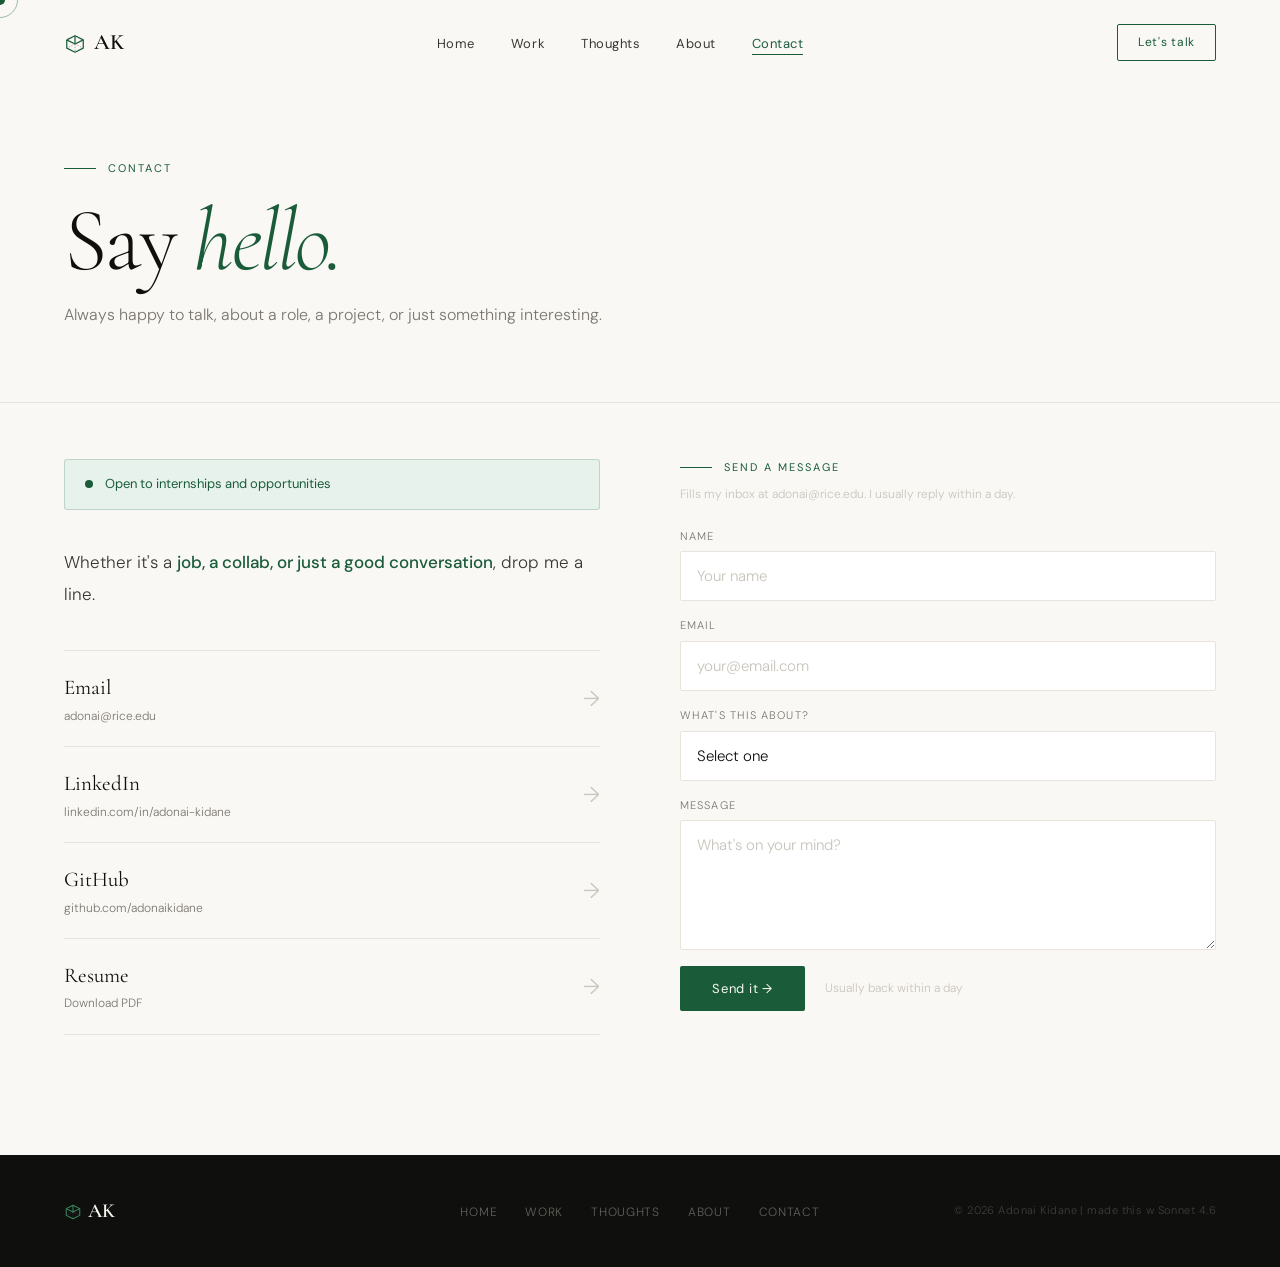
<file: pages/contact.html>
<!DOCTYPE html>
<html lang="en">
<head>
<meta charset="UTF-8">
<meta name="viewport" content="width=device-width, initial-scale=1.0">
<title>Contact, Adonai Kidane</title>
<link rel="icon" type="image/svg+xml" href="../images/favicon.svg">
<link rel="stylesheet" href="../css/style.css">
<style>
  .contact-page {
    padding: 0 var(--pad) 120px;
    display: grid; grid-template-columns: 1fr 1fr; gap: 80px; align-items: start;
  }
  @media (max-width: 768px) { .contact-page { grid-template-columns: 1fr; gap: 48px; } }

  .contact-left { padding-top: 56px; }
  .avail-banner {
    display: flex; align-items: center; gap: 12px;
    background: var(--green-light); border: 1px solid rgba(26,92,58,.2);
    border-radius: 3px; padding: 14px 20px; margin-bottom: 36px;
  }
  .avail-dot { width: 8px; height: 8px; border-radius: 50%; background: var(--green); animation: pulse 2s infinite; flex-shrink: 0; }
  @keyframes pulse { 0%,100%{box-shadow:0 0 0 0 rgba(26,92,58,.4);}50%{box-shadow:0 0 0 6px rgba(26,92,58,0);} }
  .avail-text { font-size: 13px; color: var(--green); font-weight: 400; }
  .contact-desc { font-size: 17px; color: var(--ink-soft); line-height: 1.9; font-weight: 300; margin-bottom: 40px; }
  .contact-desc strong { color: var(--green); font-weight: 500; }

  .contact-links { display: flex; flex-direction: column; }
  .contact-link {
    display: flex; justify-content: space-between; align-items: center;
    padding: 20px 0; border-bottom: 1px solid var(--rule);
    text-decoration: none; color: var(--ink); transition: padding-left .25s;
  }
  .contact-link:first-child { border-top: 1px solid var(--rule); }
  .contact-link:hover { padding-left: 10px; color: var(--green); }
  .contact-link-name { font-family: var(--serif); font-size: 21px; font-weight: 400; }
  .contact-link-handle { font-size: 12px; color: var(--ink-muted); margin-top: 2px; }
  .contact-link-arrow { font-size: 22px; color: var(--ink-faint); transition: transform .25s, color .25s; }
  .contact-link:hover .contact-link-arrow { transform: translateX(6px); color: var(--green); }

  .contact-right { padding-top: 56px; }
  .form-note-top {
    font-size: 12px; color: var(--ink-faint); margin-bottom: 24px; line-height: 1.6;
  }
  .form-group { display: flex; flex-direction: column; gap: 6px; margin-bottom: 16px; }
  .form-label { font-size: 11px; letter-spacing: .1em; text-transform: uppercase; color: var(--ink-muted); }
  .form-input {
    background: white; border: 1px solid var(--rule); color: var(--ink);
    font-family: var(--sans); font-size: 15px; font-weight: 300;
    padding: 14px 16px; border-radius: 2px; outline: none;
    transition: border-color .25s; width: 100%;
  }
  .form-input:focus { border-color: var(--green); box-shadow: 0 0 0 3px rgba(26,92,58,.06); }
  .form-input::placeholder { color: var(--ink-faint); }
  textarea.form-input { resize: vertical; min-height: 130px; }
  select.form-input { appearance: none; cursor: pointer; }
  .form-footer { display: flex; align-items: center; gap: 20px; margin-top: 12px; flex-wrap: wrap; }
  .form-submit {
    background: var(--green); color: var(--cream);
    font-family: var(--sans); font-size: 13px; font-weight: 400;
    letter-spacing: .06em; padding: 14px 32px;
    border: none; border-radius: 2px; cursor: pointer;
    transition: background .25s, transform .2s;
  }
  .form-submit:hover { background: var(--green-mid); transform: translateY(-2px); }
  .form-submit:disabled { opacity: .6; cursor: not-allowed; transform: none; }
  .form-reply { font-size: 12px; color: var(--ink-faint); }

  .form-success {
    display: none;
    margin-top: 20px;
    background: var(--green-light);
    border: 1px solid rgba(26,92,58,.25);
    border-radius: 3px; padding: 18px 22px;
    font-size: 14px; color: var(--green); line-height: 1.6;
  }
  .form-error {
    display: none;
    margin-top: 20px;
    background: #fdf0f0;
    border: 1px solid #e8a0a0;
    border-radius: 3px; padding: 18px 22px;
    font-size: 14px; color: #8a2020; line-height: 1.6;
  }
</style>
</head>
<body>
<div id="cursor"></div>
<div id="cursor-ring"></div>
<nav>
  <a class="nav-logo" href="../index.html">
    <svg width="22" height="22" viewBox="0 0 32 32" fill="none" style="vertical-align:middle;margin-right:8px;margin-bottom:2px;">
      <polyline points="4,10 16,4 28,10 28,22 16,28 4,22 4,10" stroke="#1a5c3a" stroke-width="1.8" stroke-linejoin="round" fill="none"/>
      <line x1="16" y1="4" x2="16" y2="16" stroke="#1a5c3a" stroke-width="1.8"/>
      <line x1="4" y1="10" x2="16" y2="16" stroke="#1a5c3a" stroke-width="1.8"/>
      <line x1="28" y1="10" x2="16" y2="16" stroke="#1a5c3a" stroke-width="1.8"/>
      <line x1="16" y1="16" x2="16" y2="28" stroke="#888" stroke-width="1" stroke-dasharray="2 2"/>
      <line x1="16" y1="16" x2="4" y2="22" stroke="#888" stroke-width="1" stroke-dasharray="2 2"/>
      <line x1="16" y1="16" x2="28" y2="22" stroke="#888" stroke-width="1" stroke-dasharray="2 2"/>
    </svg>AK
  </a>
  <ul class="nav-links">
    <li><a href="../index.html">Home</a></li>
    <li><a href="work.html">Work</a></li>
    <li><a href="thoughts.html">Thoughts</a></li>
    <li><a href="about.html">About</a></li>
    <li><a href="contact.html">Contact</a></li>
  </ul>
  <a class="nav-cta" href="contact.html">Let's talk</a>
</nav>

<div class="page-hero">
  <div class="section-tag reveal"><span class="section-tag-line"></span>Contact</div>
  <h1 class="page-hero-h1 reveal reveal-delay-1">Say <em>hello.</em></h1>
  <p class="page-hero-sub reveal reveal-delay-2">Always happy to talk, about a role, a project, or just something interesting.</p>
</div>

<div class="contact-page">
  <div class="contact-left reveal">
    <div class="avail-banner">
      <div class="avail-dot"></div>
      <span class="avail-text">Open to internships and opportunities</span>
    </div>
    <p class="contact-desc">Whether it's a <strong>job, a collab, or just a good conversation</strong>, drop me a line.</p>
    <div class="contact-links">
      <a class="contact-link" href="mailto:adonai@rice.edu">
        <div><div class="contact-link-name">Email</div><div class="contact-link-handle">adonai@rice.edu</div></div>
        <span class="contact-link-arrow">→</span>
      </a>
      <a class="contact-link" href="https://linkedin.com/in/adonai-kidane" target="_blank">
        <div><div class="contact-link-name">LinkedIn</div><div class="contact-link-handle">linkedin.com/in/adonai-kidane</div></div>
        <span class="contact-link-arrow">→</span>
      </a>
      <a class="contact-link" href="https://github.com/adonaikidane" target="_blank">
        <div><div class="contact-link-name">GitHub</div><div class="contact-link-handle">github.com/adonaikidane</div></div>
        <span class="contact-link-arrow">→</span>
      </a>
      <a class="contact-link" href="../Adonai_Kidane_Resume.pdf" target="_blank">
        <div><div class="contact-link-name">Resume</div><div class="contact-link-handle">Download PDF</div></div>
        <span class="contact-link-arrow">→</span>
      </a>
    </div>
  </div>

  <div class="contact-right reveal reveal-delay-2">
    <div class="section-tag" style="margin-bottom:8px;"><span class="section-tag-line"></span>Send a message</div>
    <p class="form-note-top">Fills my inbox at adonai@rice.edu. I usually reply within a day.</p>

    <form id="contact-form">
      <div class="form-group">
        <label class="form-label" for="fname">Name</label>
        <input class="form-input" id="fname" type="text" name="name" placeholder="Your name" required>
      </div>
      <div class="form-group">
        <label class="form-label" for="femail">Email</label>
        <input class="form-input" id="femail" type="email" name="email" placeholder="your@email.com" required>
      </div>
      <div class="form-group">
        <label class="form-label" for="fsubject">What's this about?</label>
        <select class="form-input" id="fsubject" name="subject">
          <option value="">Select one</option>
          <option>Job or internship opportunity</option>
          <option>Collaboration</option>
          <option>Just saying hello</option>
          <option>Something else</option>
        </select>
      </div>
      <div class="form-group">
        <label class="form-label" for="fmessage">Message</label>
        <textarea class="form-input" id="fmessage" name="message" placeholder="What's on your mind?" required></textarea>
      </div>
      <div class="form-footer">
        <button class="form-submit" id="submit-btn" type="submit">Send it →</button>
        <span class="form-reply">Usually back within a day</span>
      </div>
    </form>

    <div class="form-success" id="form-success">
      ✓ Sent. I'll get back to you soon.
    </div>
    <div class="form-error" id="form-error">
      Something went wrong. Try emailing me directly at adonai@rice.edu
    </div>
  </div>
</div>

<footer>
  <a class="footer-logo" href="../index.html">
    <svg width="18" height="18" viewBox="0 0 32 32" fill="none" style="vertical-align:middle;margin-right:6px;margin-bottom:2px;">
      <polyline points="4,10 16,4 28,10 28,22 16,28 4,22 4,10" stroke="#3a8a62" stroke-width="1.8" stroke-linejoin="round" fill="none"/>
      <line x1="16" y1="4" x2="16" y2="16" stroke="#3a8a62" stroke-width="1.8"/>
      <line x1="4" y1="10" x2="16" y2="16" stroke="#3a8a62" stroke-width="1.8"/>
      <line x1="28" y1="10" x2="16" y2="16" stroke="#3a8a62" stroke-width="1.8"/>
      <line x1="16" y1="16" x2="16" y2="28" stroke="#666" stroke-width=".9" stroke-dasharray="2 2"/>
      <line x1="16" y1="16" x2="4" y2="22" stroke="#666" stroke-width=".9" stroke-dasharray="2 2"/>
      <line x1="16" y1="16" x2="28" y2="22" stroke="#666" stroke-width=".9" stroke-dasharray="2 2"/>
    </svg>AK
  </a>
  <ul class="footer-links">
    <li><a href="../index.html">Home</a></li>
    <li><a href="work.html">Work</a></li>
    <li><a href="thoughts.html">Thoughts</a></li>
    <li><a href="about.html">About</a></li>
    <li><a href="contact.html">Contact</a></li>
  </ul>
  <span class="footer-copy">© 2026 Adonai Kidane | made this w Sonnet 4.6</span>
</footer>

<script src="../js/shared.js"></script>
<script>
  const form = document.getElementById('contact-form');
  const submitBtn = document.getElementById('submit-btn');
  const successMsg = document.getElementById('form-success');
  const errorMsg = document.getElementById('form-error');

  form.addEventListener('submit', async function(e) {
    e.preventDefault();

    // Disable button and show loading state
    submitBtn.disabled = true;
    submitBtn.textContent = 'Sending...';
    successMsg.style.display = 'none';
    errorMsg.style.display = 'none';

    const formData = new FormData(form);

    try {
      const response = await fetch('https://formspree.io/f/mojrzqla', {
        method: 'POST',
        body: formData,
        headers: { 'Accept': 'application/json' }
      });

      if (response.ok) {
        // Success
        form.style.display = 'none';
        successMsg.style.display = 'block';
      } else {
        // Formspree returned an error
        const data = await response.json();
        throw new Error(data.error || 'Submission failed');
      }
    } catch (err) {
      errorMsg.style.display = 'block';
      submitBtn.disabled = false;
      submitBtn.textContent = 'Send it →';
    }
  });
</script>
</body>
</html>
</file>
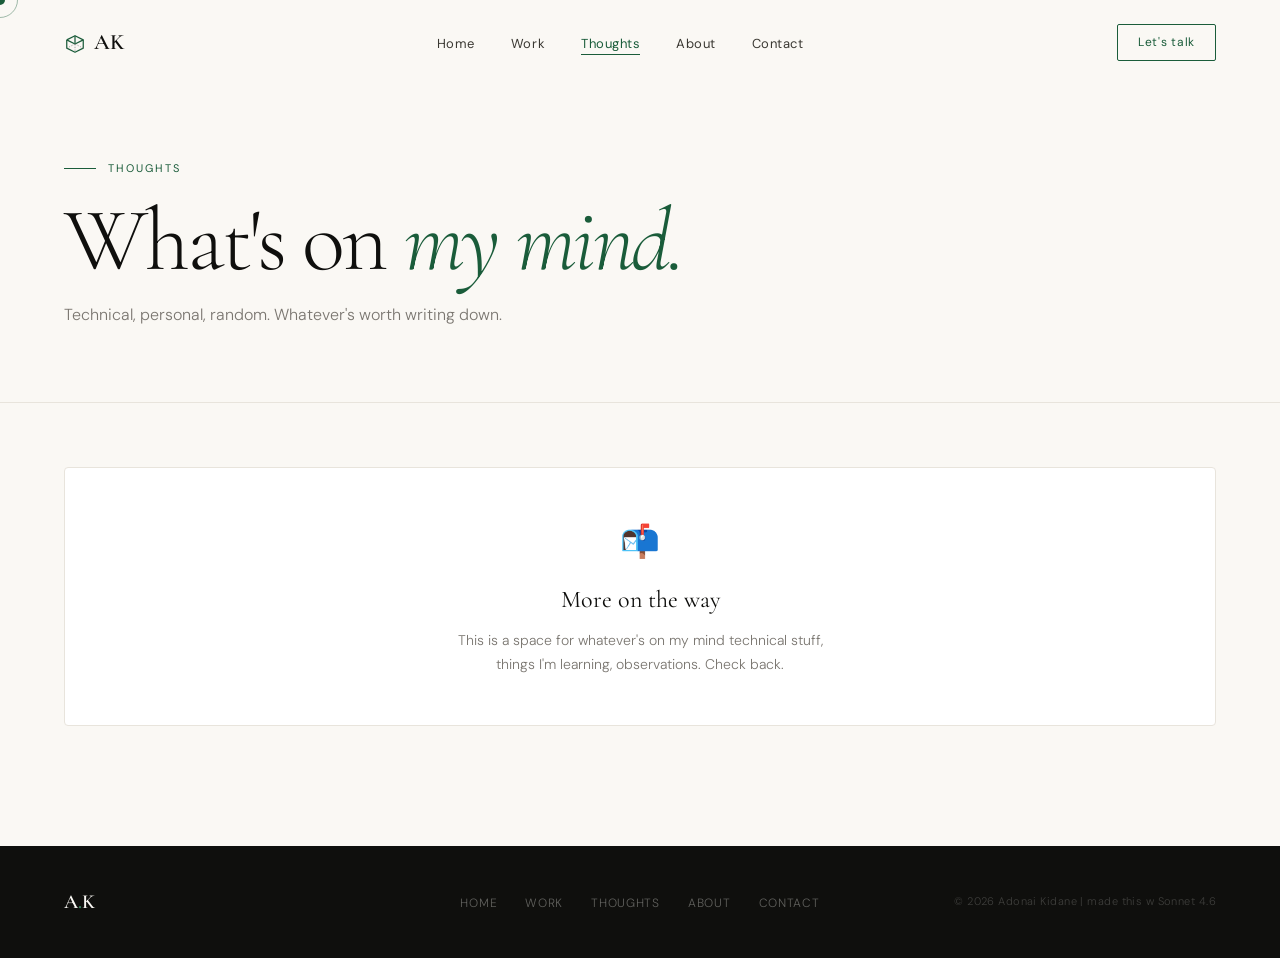
<file: pages/thoughts.html>
<!DOCTYPE html>
<html lang="en">
<head>
<meta charset="UTF-8">
<meta name="viewport" content="width=device-width, initial-scale=1.0">
<link rel="icon" type="image/svg+xml" href="../images/favicon.svg">
<title>Thoughts Adonai Kidane</title>
<link rel="stylesheet" href="../css/style.css">
<style>
  .thoughts-page { padding: 0 var(--pad) 120px; }

  .posts-grid { display: grid; grid-template-columns: repeat(2, 1fr); gap: 0; margin-top: 16px; }
  @media (max-width: 640px) { .posts-grid { grid-template-columns: 1fr; } }

  .post-card {
    padding: 44px 0; border-bottom: 1px solid var(--rule);
    text-decoration: none; color: inherit; display: block; transition: padding-left .25s;
  }
  .post-card:nth-child(odd) { padding-right: 44px; border-right: 1px solid var(--rule); }
  .post-card:nth-child(even) { padding-left: 44px; }
  @media (max-width: 640px) {
    .post-card:nth-child(odd), .post-card:nth-child(even) { padding-right: 0; padding-left: 0; border-right: none; }
  }
  .post-card:hover { padding-left: 8px; }
  .post-card:nth-child(odd):hover { padding-left: 0; padding-right: 36px; }

  .post-card.featured {
    grid-column: 1/-1; display: grid; grid-template-columns: 1fr 1fr;
    gap: 48px; align-items: center; padding: 56px 0; border-right: none;
  }
  @media (max-width: 640px) { .post-card.featured { grid-template-columns: 1fr; gap: 24px; } }
  .post-card.featured:hover { padding-left: 0; }
  .post-featured-img {
    aspect-ratio: 16/9; border-radius: 4px; background: var(--green-light); overflow: hidden;
    display: flex; align-items: center; justify-content: center; flex-direction: column; gap: 8px;
  }
  .post-featured-img .ph-icon { font-size: 36px; opacity: .2; }
  .post-featured-img .ph-label { font-size: 11px; color: var(--green); opacity: .5; letter-spacing: .1em; text-transform: uppercase; }
  .post-featured-img img { width: 100%; height: 100%; object-fit: cover; }

  .post-tag { display: inline-block; font-size: 10px; letter-spacing: .1em; text-transform: uppercase; color: var(--green); margin-bottom: 10px; }
  .post-title { font-family: var(--serif); font-size: clamp(18px, 2.2vw, 26px); font-weight: 400; color: var(--ink); line-height: 1.2; margin-bottom: 10px; letter-spacing: -.01em; transition: color .25s; }
  .post-card:hover .post-title { color: var(--green); }
  .post-card.featured .post-title { font-size: clamp(24px, 3vw, 38px); font-weight: 600; }
  .post-excerpt { font-size: 13px; color: var(--ink-muted); line-height: 1.75; font-weight: 300; margin-bottom: 12px; }
  .post-meta { display: flex; align-items: center; gap: 10px; font-size: 11px; color: var(--ink-faint); }
  .post-meta-dot { width: 3px; height: 3px; border-radius: 50%; background: var(--ink-faint); }

  .coming-soon {
    margin-top: 64px; padding: 48px; background: white; border: 1px solid var(--rule);
    border-radius: 4px; text-align: center;
  }
  .coming-soon-icon { font-size: 32px; margin-bottom: 14px; }
  .coming-soon-title { font-family: var(--serif); font-size: 24px; font-weight: 400; color: var(--ink); margin-bottom: 8px; }
  .coming-soon-sub { font-size: 14px; color: var(--ink-muted); font-weight: 300; max-width: 400px; margin: 0 auto; line-height: 1.75; }
</style>
</head>
<body>
<div id="cursor"></div>
<div id="cursor-ring"></div>
<nav>
  <a class="nav-logo" href="../index.html"><svg width="22" height="22" viewBox="0 0 32 32" fill="none" style="vertical-align:middle;margin-right:8px;margin-bottom:2px;"><polyline points="4,10 16,4 28,10 28,22 16,28 4,22 4,10" stroke="#1a5c3a" stroke-width="1.8" stroke-linejoin="round" fill="none"></polyline><line x1="16" y1="4" x2="16" y2="16" stroke="#1a5c3a" stroke-width="1.8"></line><line x1="4" y1="10" x2="16" y2="16" stroke="#1a5c3a" stroke-width="1.8"></line><line x1="28" y1="10" x2="16" y2="16" stroke="#1a5c3a" stroke-width="1.8"></line><line x1="16" y1="16" x2="16" y2="28" stroke="#888" stroke-width="1" stroke-dasharray="2 2"></line><line x1="16" y1="16" x2="4" y2="22" stroke="#888" stroke-width="1" stroke-dasharray="2 2"></line><line x1="16" y1="16" x2="28" y2="22" stroke="#888" stroke-width="1" stroke-dasharray="2 2"></line></svg>AK</a>
  <ul class="nav-links">
    <li><a href="../index.html">Home</a></li>
    <li><a href="work.html">Work</a></li>
    <li><a href="thoughts.html">Thoughts</a></li>
    <li><a href="about.html">About</a></li>
    <li><a href="contact.html">Contact</a></li>
  </ul>
  <a class="nav-cta" href="contact.html">Let's talk</a>
</nav>

<div class="page-hero">
  <div class="section-tag reveal"><span class="section-tag-line"></span>Thoughts</div>
  <h1 class="page-hero-h1 reveal reveal-delay-1">What's on <em>my mind.</em></h1>
  <p class="page-hero-sub reveal reveal-delay-2">Technical, personal, random. Whatever's worth writing down.</p>
</div>

<div class="thoughts-page">

  <div class="coming-soon reveal">
    <div class="coming-soon-icon">📬</div>
    <div class="coming-soon-title">More on the way</div>
    <div class="coming-soon-sub">This is a space for whatever's on my mind technical stuff, things I'm learning, observations. Check back.</div>
  </div>

</div>

<footer>
  <a class="footer-logo" href="../index.html">A<span>.</span>K</a>
  <ul class="footer-links">
    <li><a href="../index.html">Home</a></li>
    <li><a href="work.html">Work</a></li>
    <li><a href="thoughts.html">Thoughts</a></li>
    <li><a href="about.html">About</a></li>
    <li><a href="contact.html">Contact</a></li>
  </ul>
  <span class="footer-copy">© 2026 Adonai Kidane | made this w Sonnet 4.6</span>
</footer>
<script src="../js/shared.js"></script>
</body>
</html>
</file>
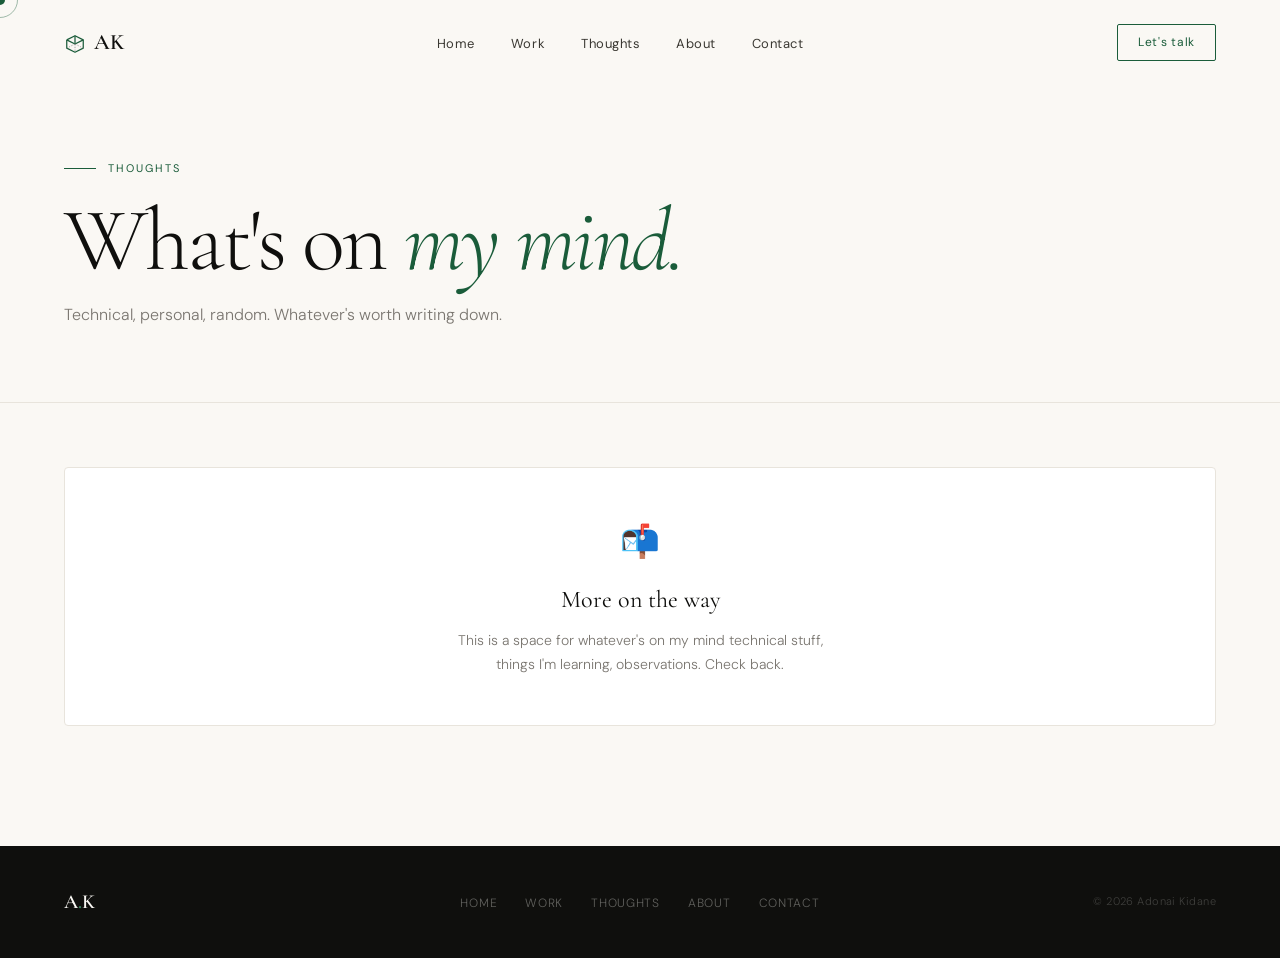
<file: pages/thoughts_updated.html>
<!DOCTYPE html>
<html lang="en">
<head>
<meta charset="UTF-8">
<meta name="viewport" content="width=device-width, initial-scale=1.0">
<link rel="icon" type="image/svg+xml" href="../images/favicon.svg">
<title>Thoughts Adonai Kidane</title>
<link rel="stylesheet" href="../css/style.css">
<style>
  .thoughts-page { padding: 0 var(--pad) 120px; }

  .posts-grid { display: grid; grid-template-columns: repeat(2, 1fr); gap: 0; margin-top: 16px; }
  @media (max-width: 640px) { .posts-grid { grid-template-columns: 1fr; } }

  .post-card {
    padding: 44px 0; border-bottom: 1px solid var(--rule);
    text-decoration: none; color: inherit; display: block; transition: padding-left .25s;
  }
  .post-card:nth-child(odd) { padding-right: 44px; border-right: 1px solid var(--rule); }
  .post-card:nth-child(even) { padding-left: 44px; }
  @media (max-width: 640px) {
    .post-card:nth-child(odd), .post-card:nth-child(even) { padding-right: 0; padding-left: 0; border-right: none; }
  }
  .post-card:hover { padding-left: 8px; }
  .post-card:nth-child(odd):hover { padding-left: 0; padding-right: 36px; }

  .post-card.featured {
    grid-column: 1/-1; display: grid; grid-template-columns: 1fr 1fr;
    gap: 48px; align-items: center; padding: 56px 0; border-right: none;
  }
  @media (max-width: 640px) { .post-card.featured { grid-template-columns: 1fr; gap: 24px; } }
  .post-card.featured:hover { padding-left: 0; }
  .post-featured-img {
    aspect-ratio: 16/9; border-radius: 4px; background: var(--green-light); overflow: hidden;
    display: flex; align-items: center; justify-content: center; flex-direction: column; gap: 8px;
  }
  .post-featured-img .ph-icon { font-size: 36px; opacity: .2; }
  .post-featured-img .ph-label { font-size: 11px; color: var(--green); opacity: .5; letter-spacing: .1em; text-transform: uppercase; }
  .post-featured-img img { width: 100%; height: 100%; object-fit: cover; }

  .post-tag { display: inline-block; font-size: 10px; letter-spacing: .1em; text-transform: uppercase; color: var(--green); margin-bottom: 10px; }
  .post-title { font-family: var(--serif); font-size: clamp(18px, 2.2vw, 26px); font-weight: 400; color: var(--ink); line-height: 1.2; margin-bottom: 10px; letter-spacing: -.01em; transition: color .25s; }
  .post-card:hover .post-title { color: var(--green); }
  .post-card.featured .post-title { font-size: clamp(24px, 3vw, 38px); font-weight: 600; }
  .post-excerpt { font-size: 13px; color: var(--ink-muted); line-height: 1.75; font-weight: 300; margin-bottom: 12px; }
  .post-meta { display: flex; align-items: center; gap: 10px; font-size: 11px; color: var(--ink-faint); }
  .post-meta-dot { width: 3px; height: 3px; border-radius: 50%; background: var(--ink-faint); }

  .coming-soon {
    margin-top: 64px; padding: 48px; background: white; border: 1px solid var(--rule);
    border-radius: 4px; text-align: center;
  }
  .coming-soon-icon { font-size: 32px; margin-bottom: 14px; }
  .coming-soon-title { font-family: var(--serif); font-size: 24px; font-weight: 400; color: var(--ink); margin-bottom: 8px; }
  .coming-soon-sub { font-size: 14px; color: var(--ink-muted); font-weight: 300; max-width: 400px; margin: 0 auto; line-height: 1.75; }
</style>
</head>
<body>
<div id="cursor"></div>
<div id="cursor-ring"></div>
<nav>
  <a class="nav-logo" href="../index.html"><svg width="22" height="22" viewBox="0 0 32 32" fill="none" style="vertical-align:middle;margin-right:8px;margin-bottom:2px;"><polyline points="4,10 16,4 28,10 28,22 16,28 4,22 4,10" stroke="#1a5c3a" stroke-width="1.8" stroke-linejoin="round" fill="none"></polyline><line x1="16" y1="4" x2="16" y2="16" stroke="#1a5c3a" stroke-width="1.8"></line><line x1="4" y1="10" x2="16" y2="16" stroke="#1a5c3a" stroke-width="1.8"></line><line x1="28" y1="10" x2="16" y2="16" stroke="#1a5c3a" stroke-width="1.8"></line><line x1="16" y1="16" x2="16" y2="28" stroke="#888" stroke-width="1" stroke-dasharray="2 2"></line><line x1="16" y1="16" x2="4" y2="22" stroke="#888" stroke-width="1" stroke-dasharray="2 2"></line><line x1="16" y1="16" x2="28" y2="22" stroke="#888" stroke-width="1" stroke-dasharray="2 2"></line></svg>AK</a>
  <ul class="nav-links">
    <li><a href="../index.html">Home</a></li>
    <li><a href="work.html">Work</a></li>
    <li><a href="thoughts.html">Thoughts</a></li>
    <li><a href="about.html">About</a></li>
    <li><a href="contact.html">Contact</a></li>
  </ul>
  <a class="nav-cta" href="contact.html">Let's talk</a>
</nav>

<div class="page-hero">
  <div class="section-tag reveal"><span class="section-tag-line"></span>Thoughts</div>
  <h1 class="page-hero-h1 reveal reveal-delay-1">What's on <em>my mind.</em></h1>
  <p class="page-hero-sub reveal reveal-delay-2">Technical, personal, random. Whatever's worth writing down.</p>
</div>

<div class="thoughts-page">

  <div class="coming-soon reveal">
    <div class="coming-soon-icon">📬</div>
    <div class="coming-soon-title">More on the way</div>
    <div class="coming-soon-sub">This is a space for whatever's on my mind technical stuff, things I'm learning, observations. Check back.</div>
  </div>

</div>

<footer>
  <a class="footer-logo" href="../index.html">A<span>.</span>K</a>
  <ul class="footer-links">
    <li><a href="../index.html">Home</a></li>
    <li><a href="work.html">Work</a></li>
    <li><a href="thoughts.html">Thoughts</a></li>
    <li><a href="about.html">About</a></li>
    <li><a href="contact.html">Contact</a></li>
  </ul>
  <span class="footer-copy">© 2026 Adonai Kidane</span>
</footer>
<script src="../js/shared.js"></script>
</body>
</html>
</file>
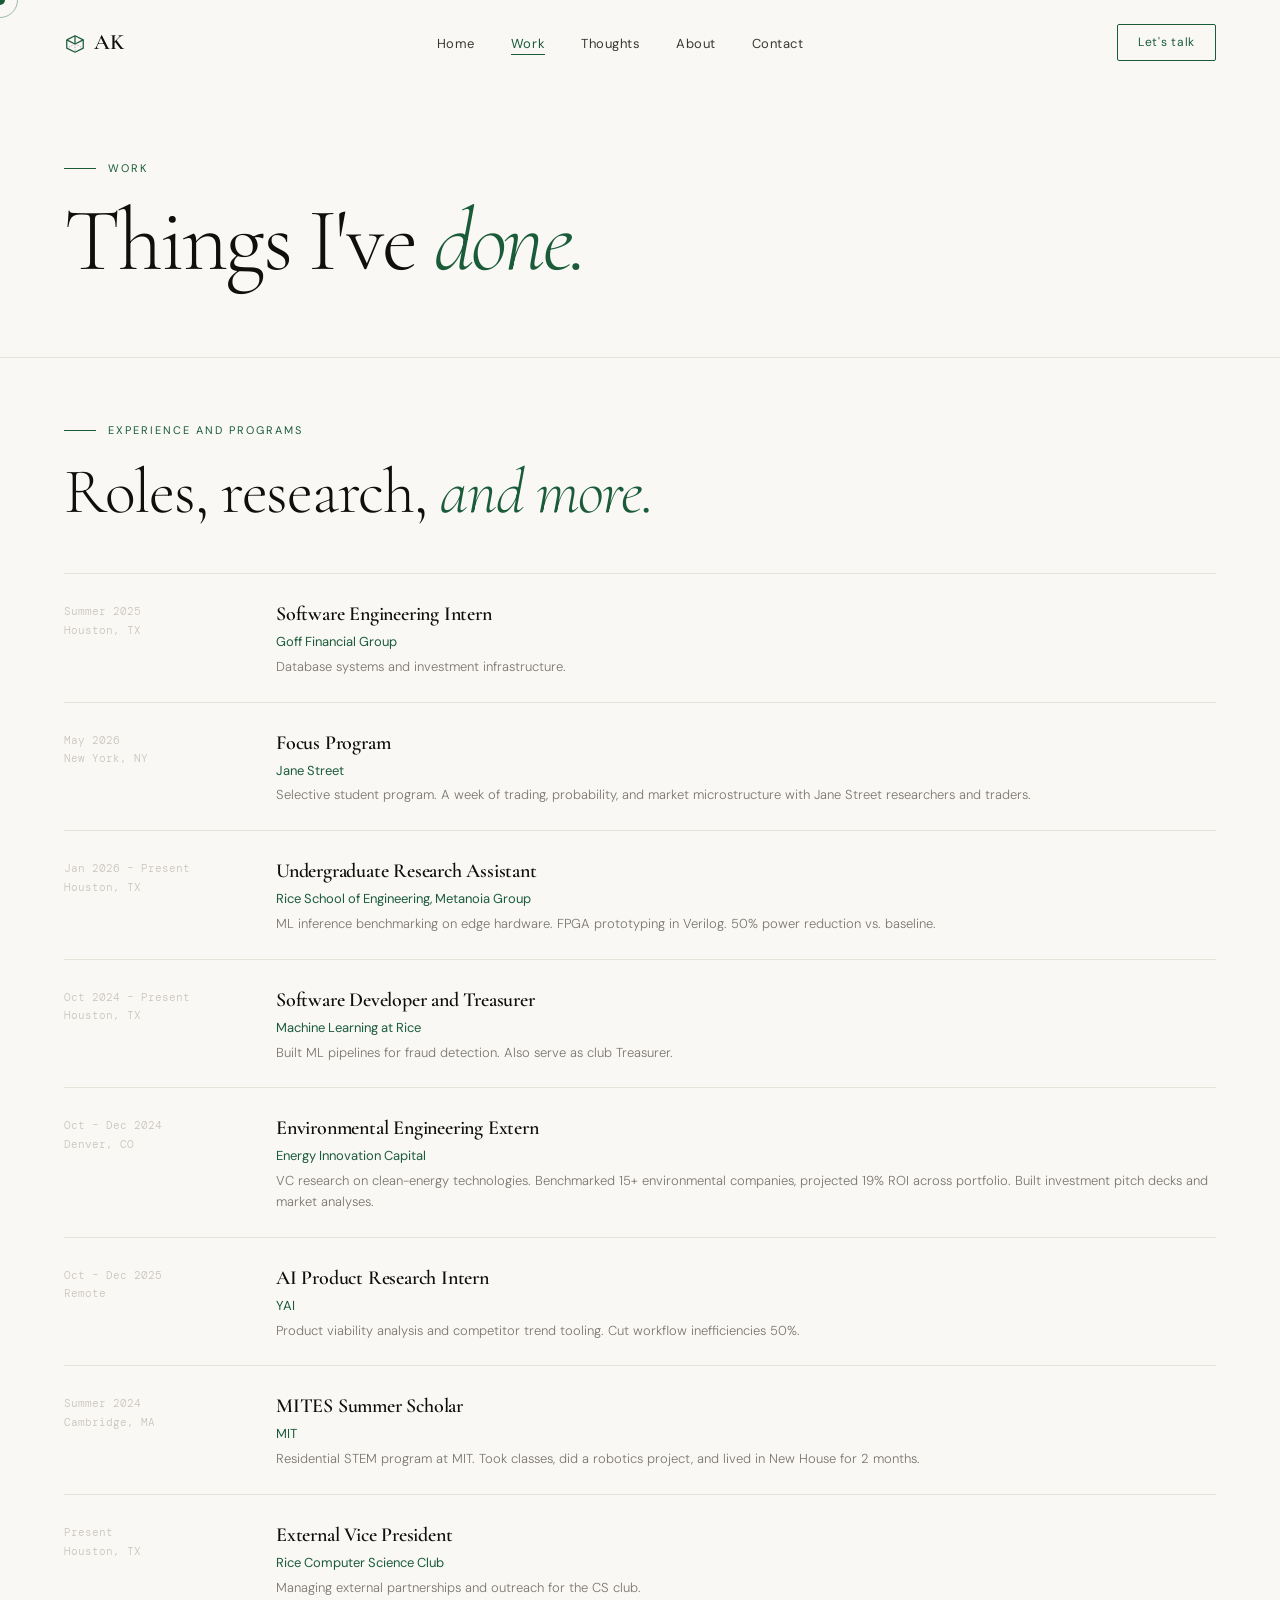
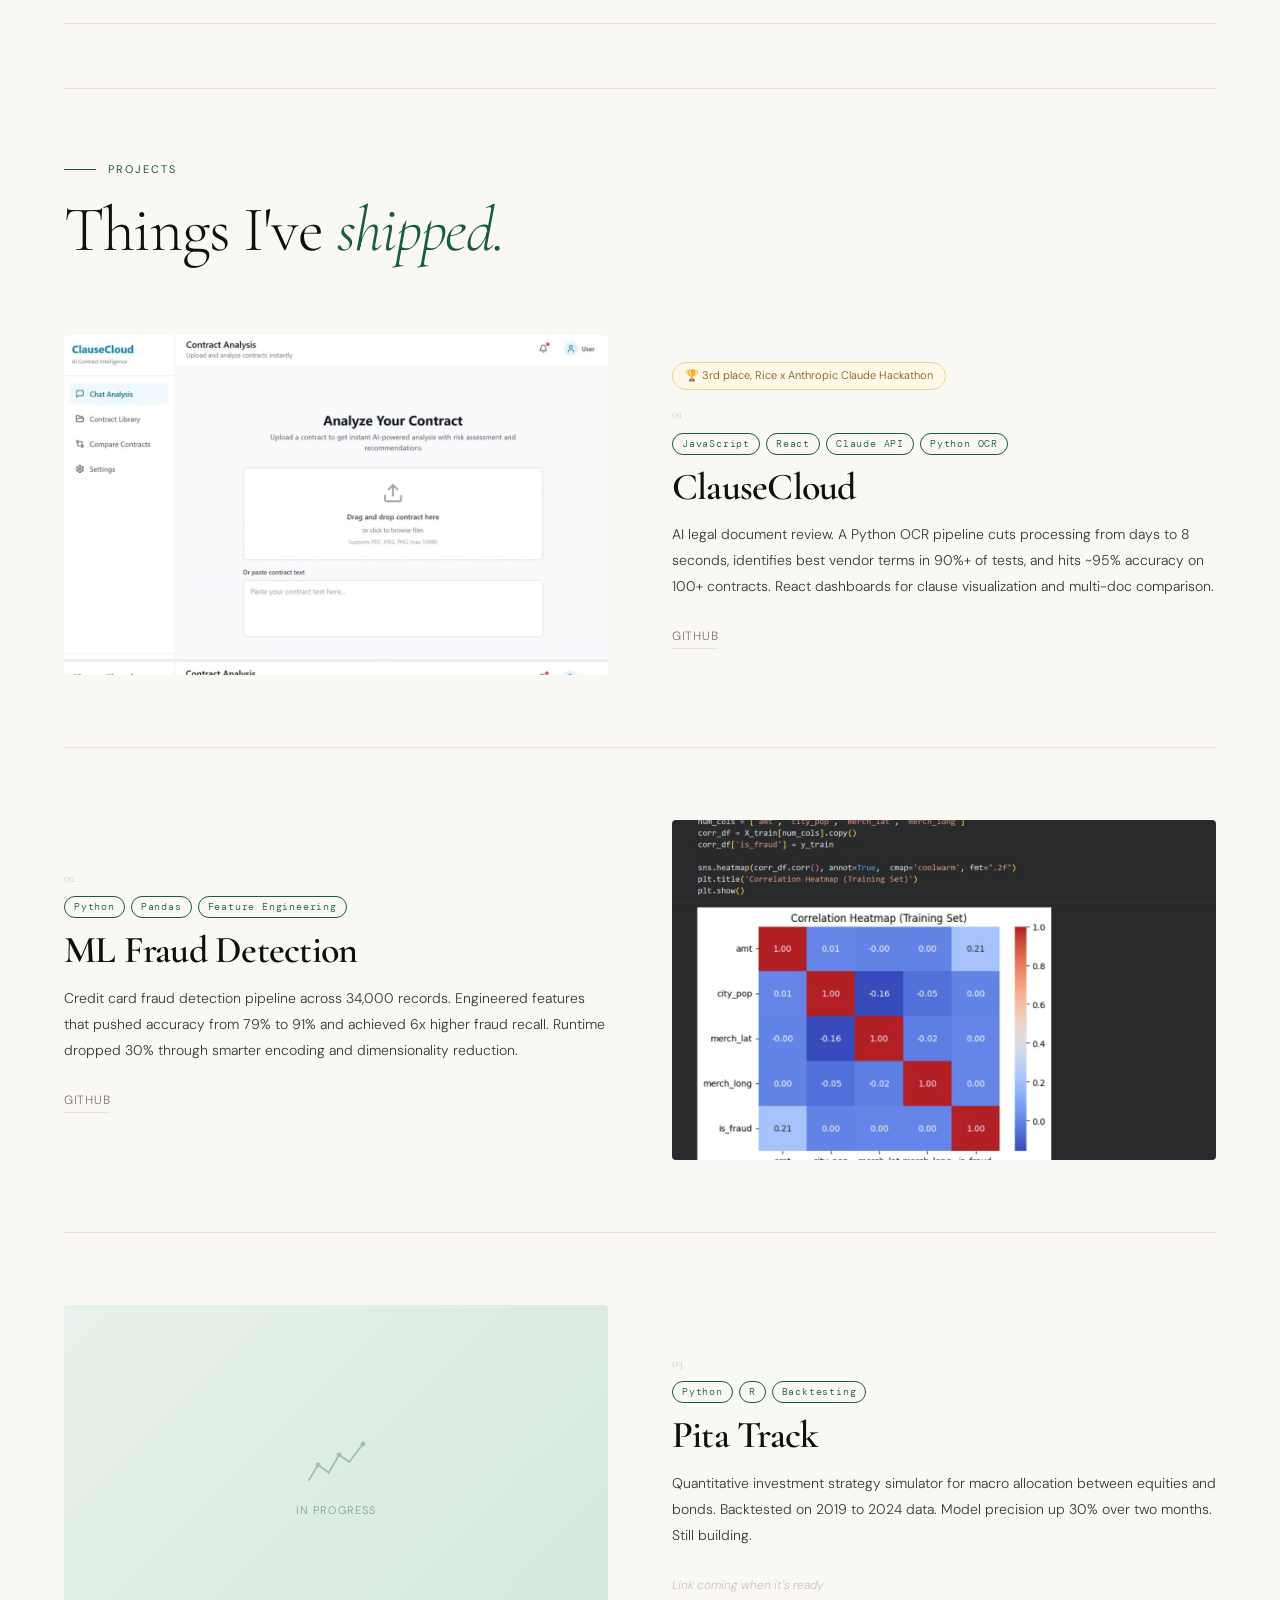
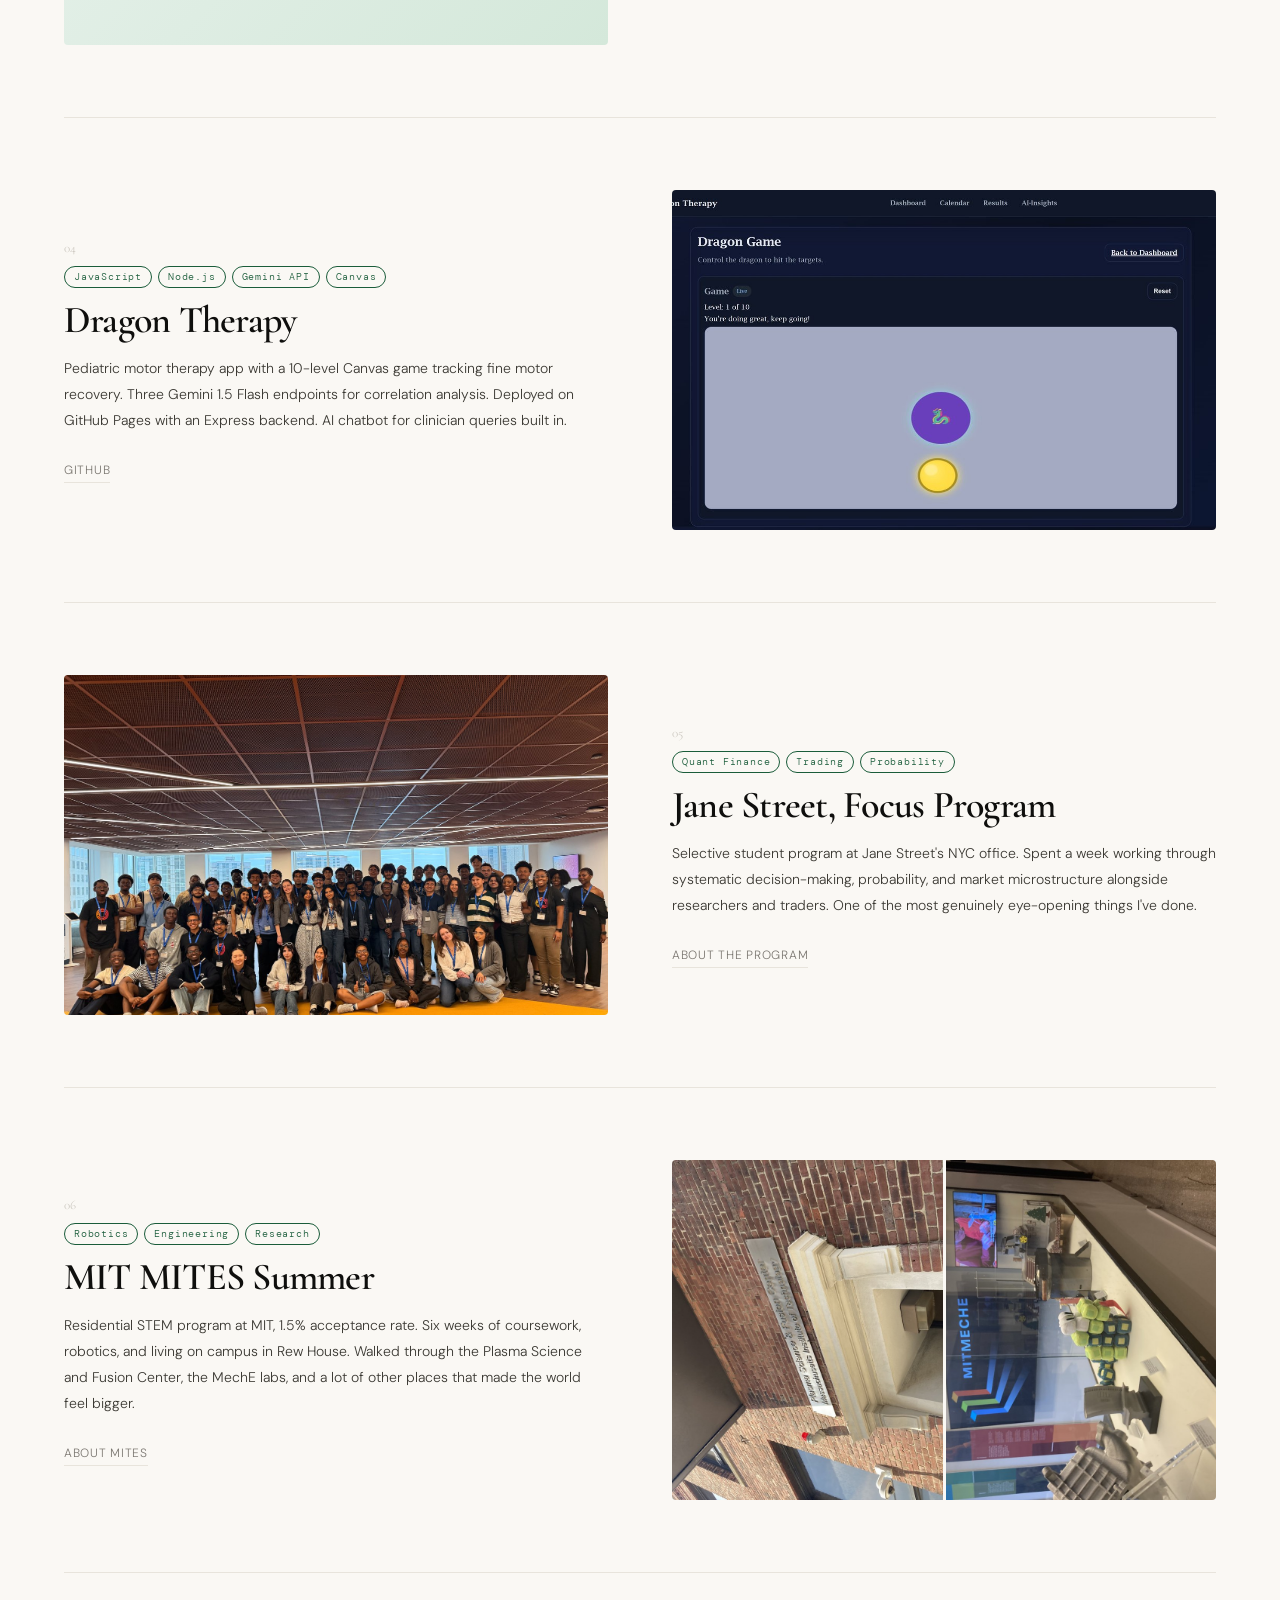
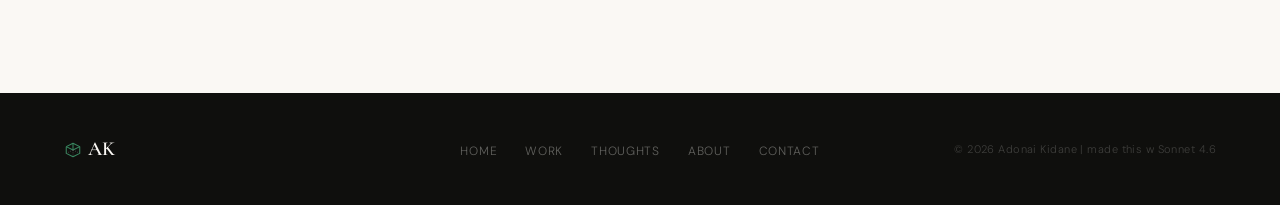
<file: pages/work.html>
<!DOCTYPE html>
<html lang="en">
<head>
<meta charset="UTF-8">
<meta name="viewport" content="width=device-width, initial-scale=1.0">
<title>Work — Adonai Kidane</title>
<link rel="icon" type="image/svg+xml" href="../images/favicon.svg">
<link rel="stylesheet" href="../css/style.css">
<style>
  .work-page { padding: 0 var(--pad) 120px; }

  /* Experience + Programs */
  .exp-section { padding: 64px 0; border-bottom: 1px solid var(--rule); }
  .exp-list { display: flex; flex-direction: column; margin-top: 48px; }
  .exp-item {
    display: grid; grid-template-columns: 180px 1fr;
    gap: 32px; padding: 24px 0; border-bottom: 1px solid var(--rule);
    transition: padding-left .2s;
  }
  .exp-item:hover { padding-left: 6px; }
  .exp-item:first-child { border-top: 1px solid var(--rule); }
  @media (max-width: 640px) { .exp-item { grid-template-columns: 1fr; gap: 4px; } }
  .exp-date { font-family: var(--mono); font-size: 11px; color: var(--ink-faint); padding-top: 4px; line-height: 1.7; }
  .exp-role { font-family: var(--serif); font-size: 20px; font-weight: 600; color: var(--ink); margin-bottom: 2px; letter-spacing: -.01em; }
  .exp-org { font-size: 13px; color: var(--green); font-weight: 400; }
  .exp-detail { font-size: 13px; color: var(--ink-muted); font-weight: 300; margin-top: 4px; line-height: 1.6; }

  /* Projects */
  .projects-section { padding: 72px 0 0; }
  .project-card {
    display: grid; grid-template-columns: 1fr 1fr; gap: 64px;
    align-items: center; padding: 72px 0; border-bottom: 1px solid var(--rule);
  }
  .project-card:first-child { border-top: 1px solid var(--rule); }
  .project-card.reverse { direction: rtl; }
  .project-card.reverse > * { direction: ltr; }
  @media (max-width: 768px) { .project-card, .project-card.reverse { grid-template-columns: 1fr; direction: ltr; gap: 32px; } }

  .project-img { width: 100%; aspect-ratio: 16/10; border-radius: 4px; overflow: hidden; background: #f0ede8; }
  .project-img img { width: 100%; height: 100%; object-fit: cover; transition: transform .5s ease; }
  .project-img:hover img { transform: scale(1.03); }
  .project-img.dual { display: grid; grid-template-rows: 1fr 1fr; gap: 3px; }
  .project-img.dual img { width: 100%; height: 100%; object-fit: cover; object-position: top; transition: transform .5s; border-radius: 0; }
  .project-img.dual:hover img { transform: scale(1.02); }
  .pita-placeholder { width: 100%; aspect-ratio: 16/10; border-radius: 4px; background: linear-gradient(135deg, #e8f2ec 0%, #d4e8da 100%); display: flex; align-items: center; justify-content: center; flex-direction: column; gap: 10px; }
  .pita-placeholder span { font-size: 11px; letter-spacing: .1em; text-transform: uppercase; color: var(--green); opacity: .5; }

  .project-tags { display: flex; flex-wrap: wrap; gap: 6px; margin-bottom: 12px; }
  .project-tag { font-size: 10px; letter-spacing: .08em; color: var(--green); border: 1px solid var(--green); padding: 2px 9px; border-radius: 20px; font-family: var(--mono); }
  .project-num { font-family: var(--serif); font-size: 13px; color: var(--ink-faint); margin-bottom: 8px; }
  .project-title { font-family: var(--serif); font-size: clamp(26px, 3.2vw, 38px); font-weight: 600; color: var(--ink); line-height: 1.1; margin-bottom: 14px; letter-spacing: -.02em; }
  .project-desc { font-size: 14px; color: var(--ink-soft); line-height: 1.85; font-weight: 300; margin-bottom: 22px; }
  .project-award { display: inline-flex; align-items: center; gap: 6px; background: #fff8e8; border: 1px solid #e8d49a; border-radius: 20px; font-size: 11px; color: #7a5a10; padding: 4px 12px; margin-bottom: 14px; }
  .project-link { display: inline-flex; align-items: center; gap: 6px; font-size: 12px; color: var(--ink-muted); text-decoration: none; letter-spacing: .06em; text-transform: uppercase; border-bottom: 1px solid var(--rule); padding-bottom: 2px; transition: color .25s, border-color .25s; margin-right: 16px; }
  .project-link:hover { color: var(--green); border-color: var(--green); }
  .project-link.wip { color: var(--ink-faint); border-color: transparent; cursor: default; font-style: italic; text-transform: none; letter-spacing: 0; }

  /* MIT MITES project card image pair */
  .mit-pair { display: grid; grid-template-columns: 1fr 1fr; gap: 3px; width: 100%; aspect-ratio: 16/10; border-radius: 4px; overflow: hidden; }
  .mit-pair img { width: 100%; height: 100%; object-fit: cover; transition: transform .5s; }
  .mit-pair:hover img { transform: scale(1.03); }
</style>
</head>
<body>
<div id="cursor"></div>
<div id="cursor-ring"></div>
<nav>
  <a class="nav-logo" href="../index.html"><svg width="22" height="22" viewBox="0 0 32 32" fill="none" style="vertical-align:middle;margin-right:8px;margin-bottom:2px;"><polyline points="4,10 16,4 28,10 28,22 16,28 4,22 4,10" stroke="#1a5c3a" stroke-width="1.8" stroke-linejoin="round" fill="none"></polyline><line x1="16" y1="4" x2="16" y2="16" stroke="#1a5c3a" stroke-width="1.8"></line><line x1="4" y1="10" x2="16" y2="16" stroke="#1a5c3a" stroke-width="1.8"></line><line x1="28" y1="10" x2="16" y2="16" stroke="#1a5c3a" stroke-width="1.8"></line><line x1="16" y1="16" x2="16" y2="28" stroke="#888" stroke-width="1" stroke-dasharray="2 2"></line><line x1="16" y1="16" x2="4" y2="22" stroke="#888" stroke-width="1" stroke-dasharray="2 2"></line><line x1="16" y1="16" x2="28" y2="22" stroke="#888" stroke-width="1" stroke-dasharray="2 2"></line></svg>AK</a>
  <ul class="nav-links">
    <li><a href="../index.html">Home</a></li>
    <li><a href="work.html">Work</a></li>
    <li><a href="thoughts.html">Thoughts</a></li>
    <li><a href="about.html">About</a></li>
    <li><a href="contact.html">Contact</a></li>
  </ul>
  <a class="nav-cta" href="contact.html">Let's talk</a>
</nav>

<div class="page-hero">
  <div class="section-tag reveal"><span class="section-tag-line"></span>Work</div>
  <h1 class="page-hero-h1 reveal reveal-delay-1">Things I've <em>done.</em></h1>
</div>

<div class="work-page">

  <!-- EXPERIENCE + PROGRAMS -->
  <div class="exp-section">
    <div class="section-tag reveal"><span class="section-tag-line"></span>Experience and programs</div>
    <h2 class="section-h2 reveal reveal-delay-1">Roles, research, <em>and more.</em></h2>
    <div class="exp-list">

      <div class="exp-item reveal">
        <div class="exp-date">Summer 2025<br>Houston, TX</div>
        <div>
          <div class="exp-role">Software Engineering Intern</div>
          <div class="exp-org">Goff Financial Group</div>
          <div class="exp-detail">Database systems and investment infrastructure.</div>
        </div>
      </div>

      <div class="exp-item reveal reveal-delay-1">
        <div class="exp-date">May 2026<br>New York, NY</div>
        <div>
          <div class="exp-role">Focus Program</div>
          <div class="exp-org">Jane Street</div>
          <div class="exp-detail">Selective student program. A week of trading, probability, and market microstructure with Jane Street researchers and traders.</div>
        </div>
      </div>

      <div class="exp-item reveal reveal-delay-2">
        <div class="exp-date">Jan 2026 – Present<br>Houston, TX</div>
        <div>
          <div class="exp-role">Undergraduate Research Assistant</div>
          <div class="exp-org">Rice School of Engineering, Metanoia Group</div>
          <div class="exp-detail">ML inference benchmarking on edge hardware. FPGA prototyping in Verilog. 50% power reduction vs. baseline.</div>
        </div>
      </div>

      <div class="exp-item reveal reveal-delay-3">
        <div class="exp-date">Oct 2024 – Present<br>Houston, TX</div>
        <div>
          <div class="exp-role">Software Developer and Treasurer</div>
          <div class="exp-org">Machine Learning at Rice</div>
          <div class="exp-detail">Built ML pipelines for fraud detection. Also serve as club Treasurer.</div>
        </div>
      </div>

      <div class="exp-item reveal reveal-delay-4">
        <div class="exp-date">Oct – Dec 2024<br>Denver, CO</div>
        <div>
          <div class="exp-role">Environmental Engineering Extern</div>
          <div class="exp-org">Energy Innovation Capital</div>
          <div class="exp-detail">VC research on clean-energy technologies. Benchmarked 15+ environmental companies, projected 19% ROI across portfolio. Built investment pitch decks and market analyses.</div>
        </div>
      </div>

      <div class="exp-item reveal">
        <div class="exp-date">Oct – Dec 2025<br>Remote</div>
        <div>
          <div class="exp-role">AI Product Research Intern</div>
          <div class="exp-org">YAI</div>
          <div class="exp-detail">Product viability analysis and competitor trend tooling. Cut workflow inefficiencies 50%.</div>
        </div>
      </div>

      <div class="exp-item reveal reveal-delay-1">
        <div class="exp-date">Summer 2024<br>Cambridge, MA</div>
        <div>
          <div class="exp-role">MITES Summer Scholar</div>
          <div class="exp-org">MIT</div>
          <div class="exp-detail">Residential STEM program at MIT. Took classes, did a robotics project, and lived in New House for 2 months.</div>
        </div>
      </div>

      <div class="exp-item reveal reveal-delay-2">
        <div class="exp-date">Present<br>Houston, TX</div>
        <div>
          <div class="exp-role">External Vice President</div>
          <div class="exp-org">Rice Computer Science Club</div>
          <div class="exp-detail">Managing external partnerships and outreach for the CS club.</div>
        </div>
      </div>

    </div>
  </div>

  <!-- PROJECTS -->
  <div class="projects-section">
    <div class="section-tag reveal"><span class="section-tag-line"></span>Projects</div>
    <h2 class="section-h2 reveal reveal-delay-1">Things I've <em>shipped.</em></h2>

    <div class="project-card reveal">
      <div class="project-img dual">
        <img src="../images/clausecloud-1.jpg" alt="ClauseCloud upload interface">
        <img src="../images/clausecloud-2.jpg" alt="ClauseCloud contract library">
      </div>
      <div>
        <div class="project-award">🏆 3rd place, Rice x Anthropic Claude Hackathon</div>
        <div class="project-num">01</div>
        <div class="project-tags"><span class="project-tag">JavaScript</span><span class="project-tag">React</span><span class="project-tag">Claude API</span><span class="project-tag">Python OCR</span></div>
        <h2 class="project-title">ClauseCloud</h2>
        <p class="project-desc">AI legal document review. A Python OCR pipeline cuts processing from days to 8 seconds, identifies best vendor terms in 90%+ of tests, and hits ~95% accuracy on 100+ contracts. React dashboards for clause visualization and multi-doc comparison.</p>
        <a class="project-link" href="https://github.com/adonaikidane/Cloud-Doc-by-Cloud" target="_blank">GitHub</a>
      </div>
    </div>

    <div class="project-card reverse reveal">
      <div class="project-img">
        <img src="../images/fraud-detection.jpg" alt="ML Fraud Detection correlation heatmap">
      </div>
      <div>
        <div class="project-num">02</div>
        <div class="project-tags"><span class="project-tag">Python</span><span class="project-tag">Pandas</span><span class="project-tag">Feature Engineering</span></div>
        <h2 class="project-title">ML Fraud Detection</h2>
        <p class="project-desc">Credit card fraud detection pipeline across 34,000 records. Engineered features that pushed accuracy from 79% to 91% and achieved 6x higher fraud recall. Runtime dropped 30% through smarter encoding and dimensionality reduction.</p>
        <a class="project-link" href="https://github.com/adonaikidane/CC-Fraud" target="_blank">GitHub</a>
      </div>
    </div>

    <div class="project-card reveal">
      <div class="pita-placeholder">
        <svg width="60" height="60" viewBox="0 0 100 80" fill="none" opacity=".3"><polyline points="5,70 20,45 38,58 55,28 72,40 95,10" stroke="#1a5c3a" stroke-width="3" stroke-linecap="round" stroke-linejoin="round"/><circle cx="20" cy="45" r="4" fill="#1a5c3a"/><circle cx="55" cy="28" r="4" fill="#1a5c3a"/><circle cx="95" cy="10" r="4" fill="#1a5c3a"/></svg>
        <span>In progress</span>
      </div>
      <div>
        <div class="project-num">03</div>
        <div class="project-tags"><span class="project-tag">Python</span><span class="project-tag">R</span><span class="project-tag">Backtesting</span></div>
        <h2 class="project-title">Pita Track</h2>
        <p class="project-desc">Quantitative investment strategy simulator for macro allocation between equities and bonds. Backtested on 2019 to 2024 data. Model precision up 30% over two months. Still building.</p>
        <span class="project-link wip">Link coming when it's ready</span>
      </div>
    </div>

    <div class="project-card reverse reveal">
      <div class="project-img">
        <img src="../images/dragon-therapy.jpg" alt="Dragon Therapy game interface">
      </div>
      <div>
        <div class="project-num">04</div>
        <div class="project-tags"><span class="project-tag">JavaScript</span><span class="project-tag">Node.js</span><span class="project-tag">Gemini API</span><span class="project-tag">Canvas</span></div>
        <h2 class="project-title">Dragon Therapy</h2>
        <p class="project-desc">Pediatric motor therapy app with a 10-level Canvas game tracking fine motor recovery. Three Gemini 1.5 Flash endpoints for correlation analysis. Deployed on GitHub Pages with an Express backend. AI chatbot for clinician queries built in.</p>
        <a class="project-link" href="https://github.com/adonaikidane/Dragon-Therapy1" target="_blank">GitHub</a>
      </div>
    </div>

    <div class="project-card reveal">
      <div class="project-img" style="aspect-ratio:16/10;">
        <img src="../images/jane-street.jpg" alt="Jane Street Focus Program group photo" style="object-position:top center;">
      </div>
      <div>
        <div class="project-num">05</div>
        <div class="project-tags"><span class="project-tag">Quant Finance</span><span class="project-tag">Trading</span><span class="project-tag">Probability</span></div>
        <h2 class="project-title">Jane Street, Focus Program</h2>
        <p class="project-desc">Selective student program at Jane Street's NYC office. Spent a week working through systematic decision-making, probability, and market microstructure alongside researchers and traders. One of the most genuinely eye-opening things I've done.</p>
        <a class="project-link" href="https://www.janestreet.com/join-jane-street/programs-and-events/focus-program/" target="_blank">About the program</a>
      </div>
    </div>

    <div class="project-card reverse reveal">
      <div class="mit-pair">
        <img src="../images/mit-plasma.jpg" alt="MIT Plasma Science and Fusion Center">
        <img src="../images/mit-meche.jpg" alt="MIT MechE display">
      </div>
      <div>
        <div class="project-num">06</div>
        <div class="project-tags"><span class="project-tag">Robotics</span><span class="project-tag">Engineering</span><span class="project-tag">Research</span></div>
        <h2 class="project-title">MIT MITES Summer</h2>
        <p class="project-desc">Residential STEM program at MIT, 1.5% acceptance rate. Six weeks of coursework, robotics, and living on campus in Rew House. Walked through the Plasma Science and Fusion Center, the MechE labs, and a lot of other places that made the world feel bigger.</p>
        <a class="project-link" href="https://mites.mit.edu/" target="_blank">About MITES</a>
      </div>
    </div>

  </div>
</div>

<footer>
  <a class="footer-logo" href="../index.html"><svg width="18" height="18" viewBox="0 0 32 32" fill="none" style="vertical-align:middle;margin-right:6px;margin-bottom:2px;"><polyline points="4,10 16,4 28,10 28,22 16,28 4,22 4,10" stroke="#3a8a62" stroke-width="1.8" stroke-linejoin="round" fill="none"></polyline><line x1="16" y1="4" x2="16" y2="16" stroke="#3a8a62" stroke-width="1.8"></line><line x1="4" y1="10" x2="16" y2="16" stroke="#3a8a62" stroke-width="1.8"></line><line x1="28" y1="10" x2="16" y2="16" stroke="#3a8a62" stroke-width="1.8"></line><line x1="16" y1="16" x2="16" y2="28" stroke="#666" stroke-width=".9" stroke-dasharray="2 2"></line><line x1="16" y1="16" x2="4" y2="22" stroke="#666" stroke-width=".9" stroke-dasharray="2 2"></line><line x1="16" y1="16" x2="28" y2="22" stroke="#666" stroke-width=".9" stroke-dasharray="2 2"></line></svg>AK</a>
  <ul class="footer-links">
    <li><a href="../index.html">Home</a></li>
    <li><a href="work.html">Work</a></li>
    <li><a href="thoughts.html">Thoughts</a></li>
    <li><a href="about.html">About</a></li>
    <li><a href="contact.html">Contact</a></li>
  </ul>
  <span class="footer-copy">© 2026 Adonai Kidane | made this w Sonnet 4.6</span>
</footer>
<script src="../js/shared.js"></script>
</body>
</html>
</file>
<file: css/style.css>
@import url('https://fonts.googleapis.com/css2?family=Cormorant+Garamond:ital,wght@0,300;0,400;0,600;0,700;1,300;1,400;1,600&family=DM+Sans:opsz,wght@9..40,300;9..40,400;9..40,500&family=DM+Mono:wght@300;400&display=swap');

*, *::before, *::after { box-sizing: border-box; margin: 0; padding: 0; }

:root {
  --green: #1a5c3a;
  --green-mid: #2d7a52;
  --green-light: #e8f2ec;
  --green-glow: #3a8a62;
  --cream: #faf8f4;
  --ink: #0f0f0d;
  --ink-soft: #3a3832;
  --ink-muted: #7a7670;
  --ink-faint: #c8c4bc;
  --rule: #e8e4dc;
  --serif: 'Cormorant Garamond', Georgia, serif;
  --sans: 'DM Sans', system-ui, sans-serif;
  --mono: 'DM Mono', monospace;
  --pad: clamp(24px, 5vw, 80px);
}

html { scroll-behavior: smooth; }
body {
  background: var(--cream); color: var(--ink);
  font-family: var(--sans); font-weight: 300;
  line-height: 1.6; cursor: none; overflow-x: hidden;
}

/* Cursor */
#cursor {
  position: fixed; width: 10px; height: 10px;
  background: var(--green); border-radius: 50%;
  pointer-events: none; z-index: 9999;
  transform: translate(-50%,-50%);
  transition: width .2s, height .2s, background .2s;
}
#cursor-ring {
  position: fixed; width: 36px; height: 36px;
  border: 1px solid var(--green); border-radius: 50%;
  pointer-events: none; z-index: 9998;
  transform: translate(-50%,-50%);
  transition: width .25s, height .25s, opacity .25s;
  opacity: .4;
}
body:has(a:hover) #cursor, body:has(button:hover) #cursor { width: 6px; height: 6px; }
body:has(a:hover) #cursor-ring, body:has(button:hover) #cursor-ring { width: 52px; height: 52px; opacity: .15; }

/* Nav */
nav {
  position: fixed; top: 0; left: 0; right: 0; z-index: 100;
  padding: 24px var(--pad);
  display: flex; align-items: center; justify-content: space-between;
  transition: background .4s, padding .4s, border-bottom .4s;
}
nav.scrolled {
  background: rgba(250,248,244,.95);
  backdrop-filter: blur(12px);
  padding: 16px var(--pad);
  border-bottom: 1px solid var(--rule);
}
.nav-logo {
  font-family: var(--serif); font-size: 22px; font-weight: 600;
  color: var(--ink); text-decoration: none; letter-spacing: -.01em;
}
.nav-logo span { color: var(--green); }
.nav-links { display: flex; gap: 36px; list-style: none; align-items: center; }
.nav-links a {
  font-size: 13px; font-weight: 400; color: var(--ink-soft);
  text-decoration: none; letter-spacing: .04em;
  position: relative; padding-bottom: 2px; transition: color .25s;
}
.nav-links a::after {
  content: ''; position: absolute; bottom: -1px; left: 0; right: 0;
  height: 1px; background: var(--green);
  transform: scaleX(0); transform-origin: left; transition: transform .3s;
}
.nav-links a:hover { color: var(--green); }
.nav-links a:hover::after, .nav-links a.active::after { transform: scaleX(1); }
.nav-links a.active { color: var(--green); }
.nav-cta {
  font-size: 12px; font-weight: 400; letter-spacing: .06em;
  color: var(--green); border: 1px solid var(--green);
  padding: 8px 20px; border-radius: 2px; text-decoration: none;
  transition: background .25s, color .25s;
}
.nav-cta:hover { background: var(--green); color: var(--cream); }

/* Marquee */
.marquee-wrap { background: var(--green); padding: 18px 0; overflow: hidden; }
.marquee-inner {
  display: flex; animation: marquee 24s linear infinite; white-space: nowrap;
}
.marquee-item {
  font-size: 12px; letter-spacing: .14em; text-transform: uppercase;
  color: rgba(250,248,244,.7); padding: 0 28px; font-weight: 400;
}
.marquee-dot { color: rgba(250,248,244,.3); padding: 0 6px; }
@keyframes marquee { from { transform: translateX(0); } to { transform: translateX(-50%); } }

/* Reveal */
.reveal { opacity: 0; transform: translateY(36px); transition: opacity .75s ease, transform .75s ease; }
.reveal.visible { opacity: 1; transform: translateY(0); }
.reveal-delay-1 { transition-delay: .1s; }
.reveal-delay-2 { transition-delay: .22s; }
.reveal-delay-3 { transition-delay: .34s; }
.reveal-delay-4 { transition-delay: .46s; }

/* Utilities */
.section-tag {
  display: flex; align-items: center; gap: 12px;
  font-size: 11px; letter-spacing: .18em; text-transform: uppercase;
  color: var(--green); font-weight: 400; margin-bottom: 18px;
}
.section-tag-line { width: 32px; height: 1px; background: var(--green); }
.section-h2 {
  font-family: var(--serif);
  font-size: clamp(36px, 5vw, 64px);
  font-weight: 300; line-height: 1.05;
  letter-spacing: -.02em; color: var(--ink);
}
.section-h2 em { font-style: italic; color: var(--green); }

.btn-primary {
  display: inline-block; background: var(--green); color: var(--cream);
  font-family: var(--sans); font-size: 13px; font-weight: 400;
  letter-spacing: .06em; padding: 14px 32px; border: none;
  border-radius: 2px; cursor: none; text-decoration: none;
  transition: background .25s, transform .2s;
}
.btn-primary:hover { background: var(--green-mid); transform: translateY(-2px); }
.btn-ghost {
  display: inline-flex; align-items: center; gap: 8px;
  font-size: 13px; font-weight: 400; color: var(--ink-soft);
  text-decoration: none; letter-spacing: .04em; transition: color .25s;
}
.btn-ghost:hover { color: var(--green); }
.btn-ghost-arrow {
  display: inline-flex; align-items: center; justify-content: center;
  width: 32px; height: 32px; border: 1px solid var(--rule); border-radius: 50%;
  transition: border-color .25s, transform .25s;
}
.btn-ghost:hover .btn-ghost-arrow { border-color: var(--green); transform: translateX(4px); }

/* Page hero */
.page-hero { padding: 160px var(--pad) 72px; border-bottom: 1px solid var(--rule); }
.page-hero-h1 {
  font-family: var(--serif);
  font-size: clamp(52px, 7vw, 100px);
  font-weight: 300; line-height: 1.0; letter-spacing: -.03em; color: var(--ink);
}
.page-hero-h1 em { font-style: italic; color: var(--green); }
.page-hero-sub {
  font-size: 16px; color: var(--ink-muted); font-weight: 300;
  margin-top: 16px; max-width: 540px; line-height: 1.8;
}

/* Footer */
footer {
  background: var(--ink); padding: 40px var(--pad);
  display: grid; grid-template-columns: 1fr auto 1fr; align-items: center; gap: 24px;
}
.footer-logo {
  font-family: var(--serif); font-size: 20px; font-weight: 600;
  color: var(--cream); text-decoration: none;
}
.footer-logo span { color: var(--green-glow); }
.footer-links { display: flex; gap: 28px; list-style: none; justify-content: center; }
.footer-links a {
  font-size: 12px; color: rgba(250,248,244,.35); text-decoration: none;
  letter-spacing: .06em; text-transform: uppercase; transition: color .25s;
}
.footer-links a:hover { color: var(--green-glow); }
.footer-copy { font-size: 11px; color: rgba(250,248,244,.2); letter-spacing: .04em; text-align: right; }

/* Skill bars */
.skill-bar-track { height: 2px; background: var(--rule); border-radius: 2px; margin-bottom: 6px; transition: background .3s; }
.skill-bar-fill { height: 100%; background: var(--green); border-radius: 2px; width: 0; transition: background .3s; }
</file>
